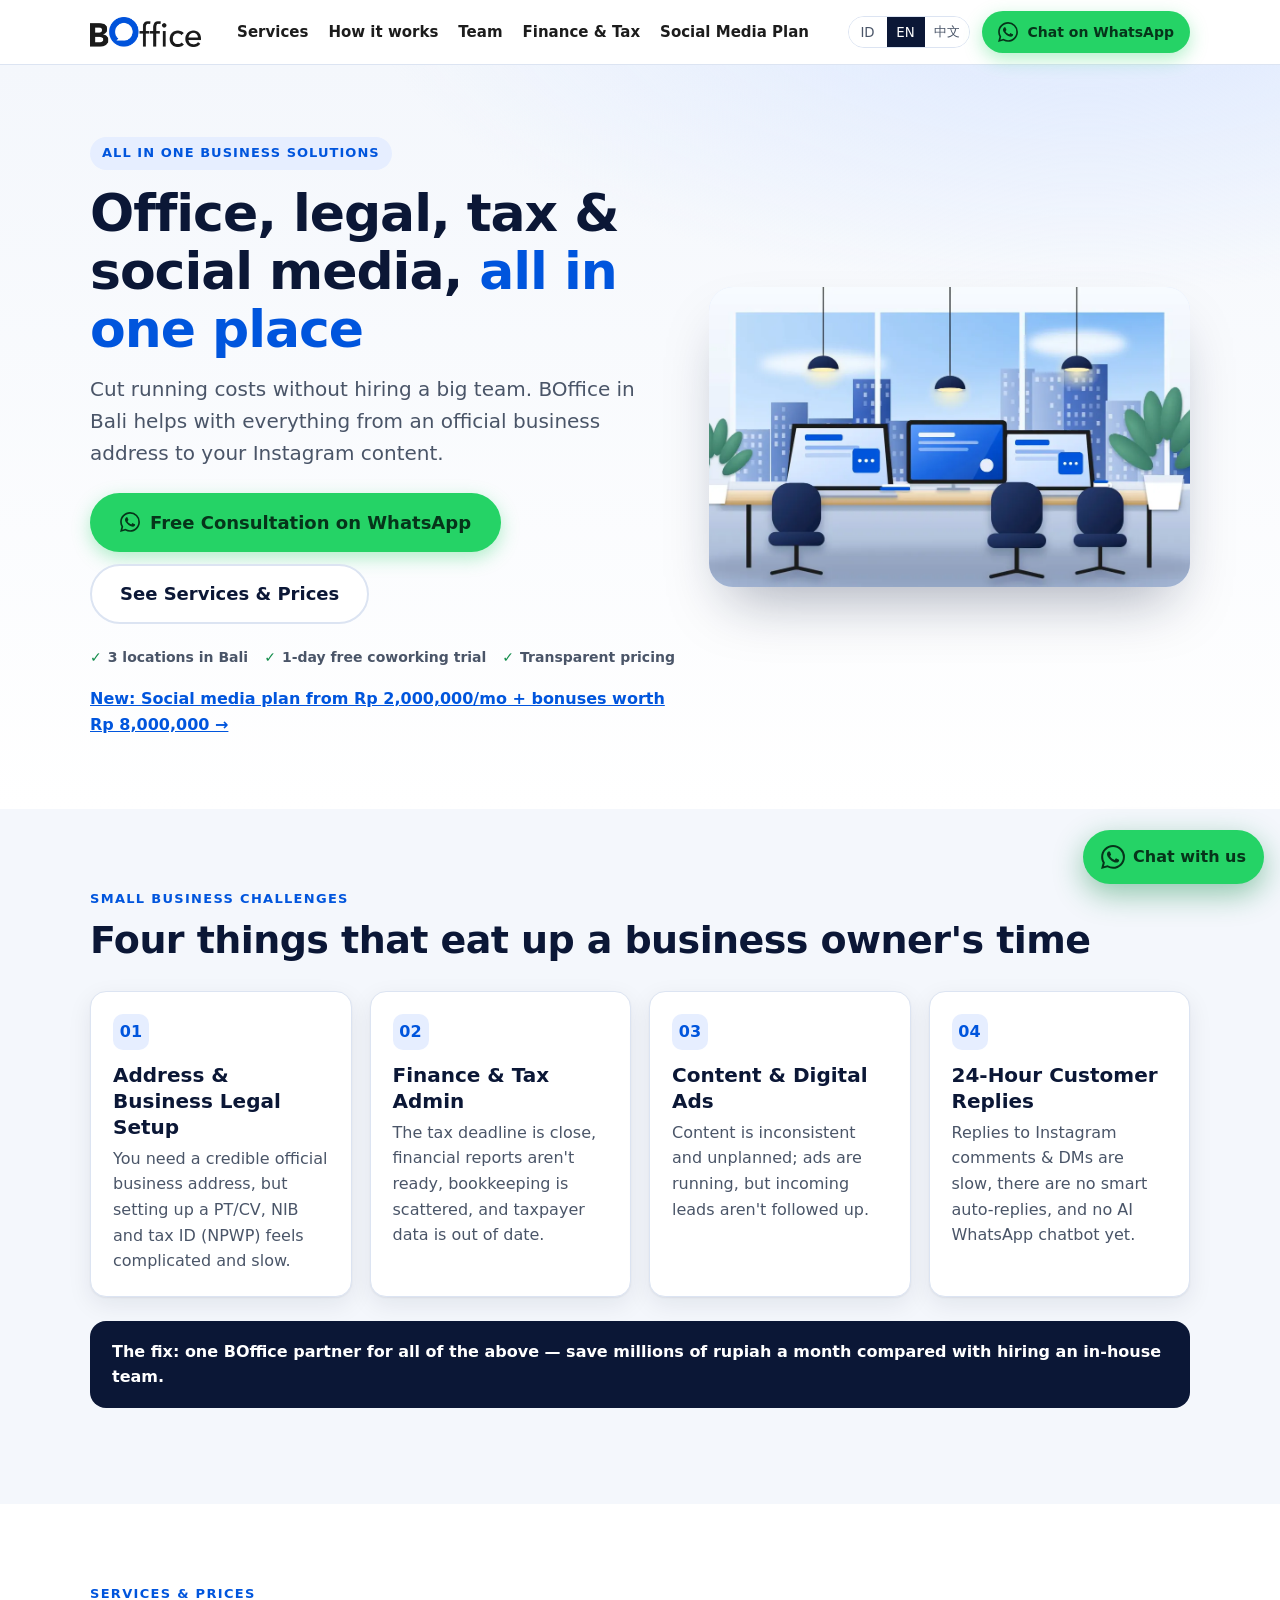
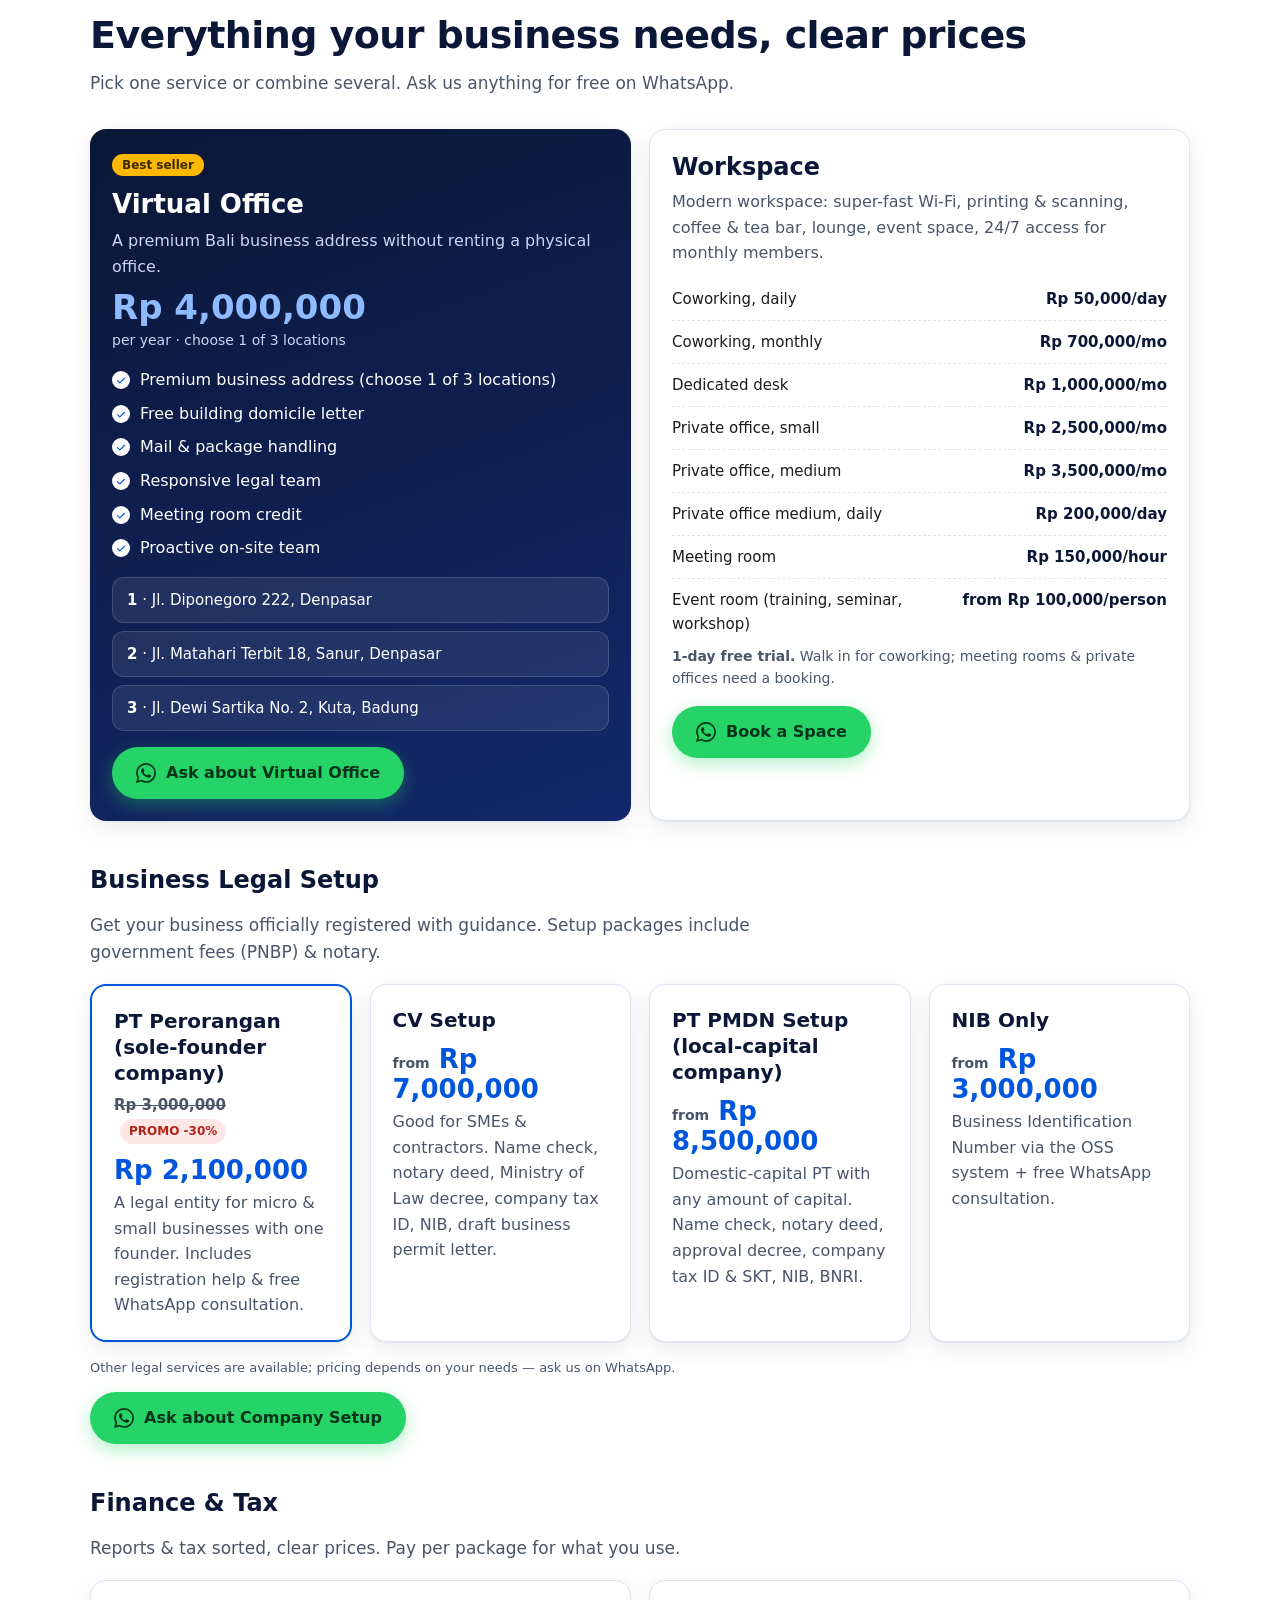
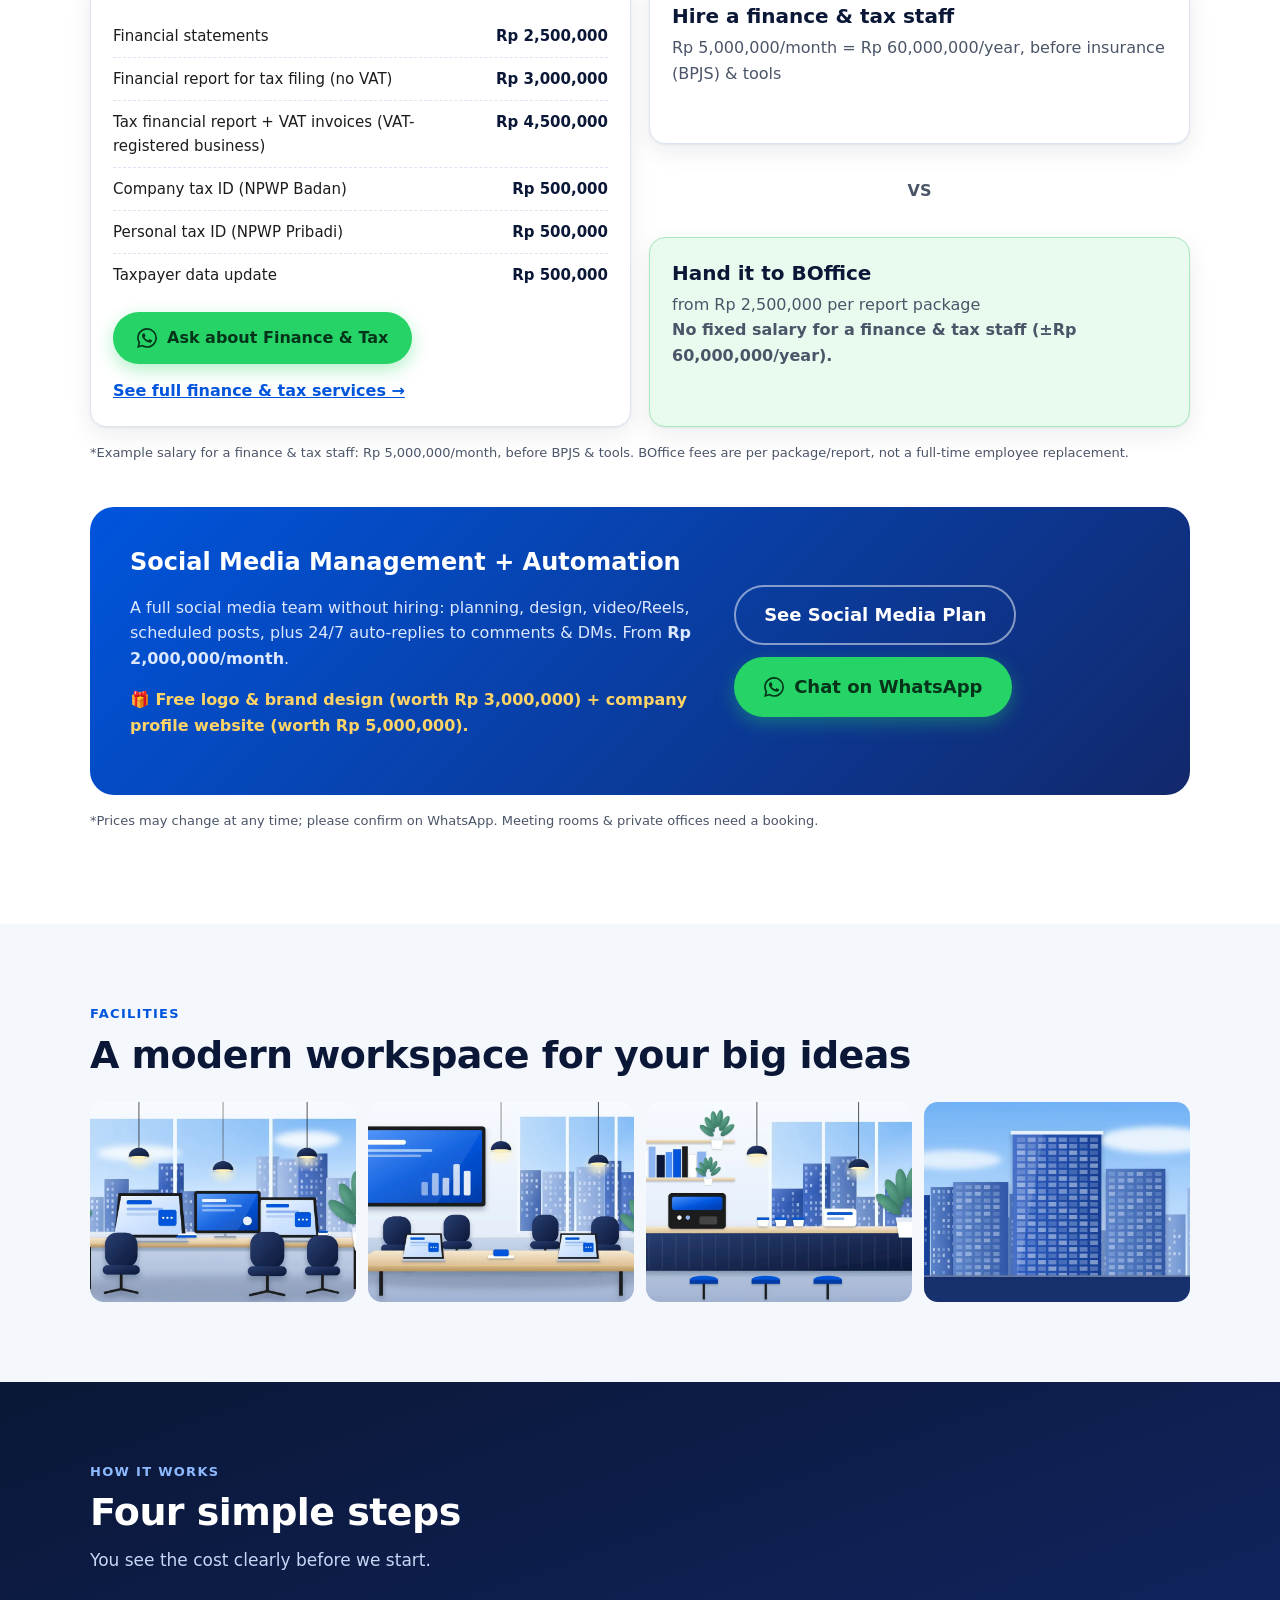
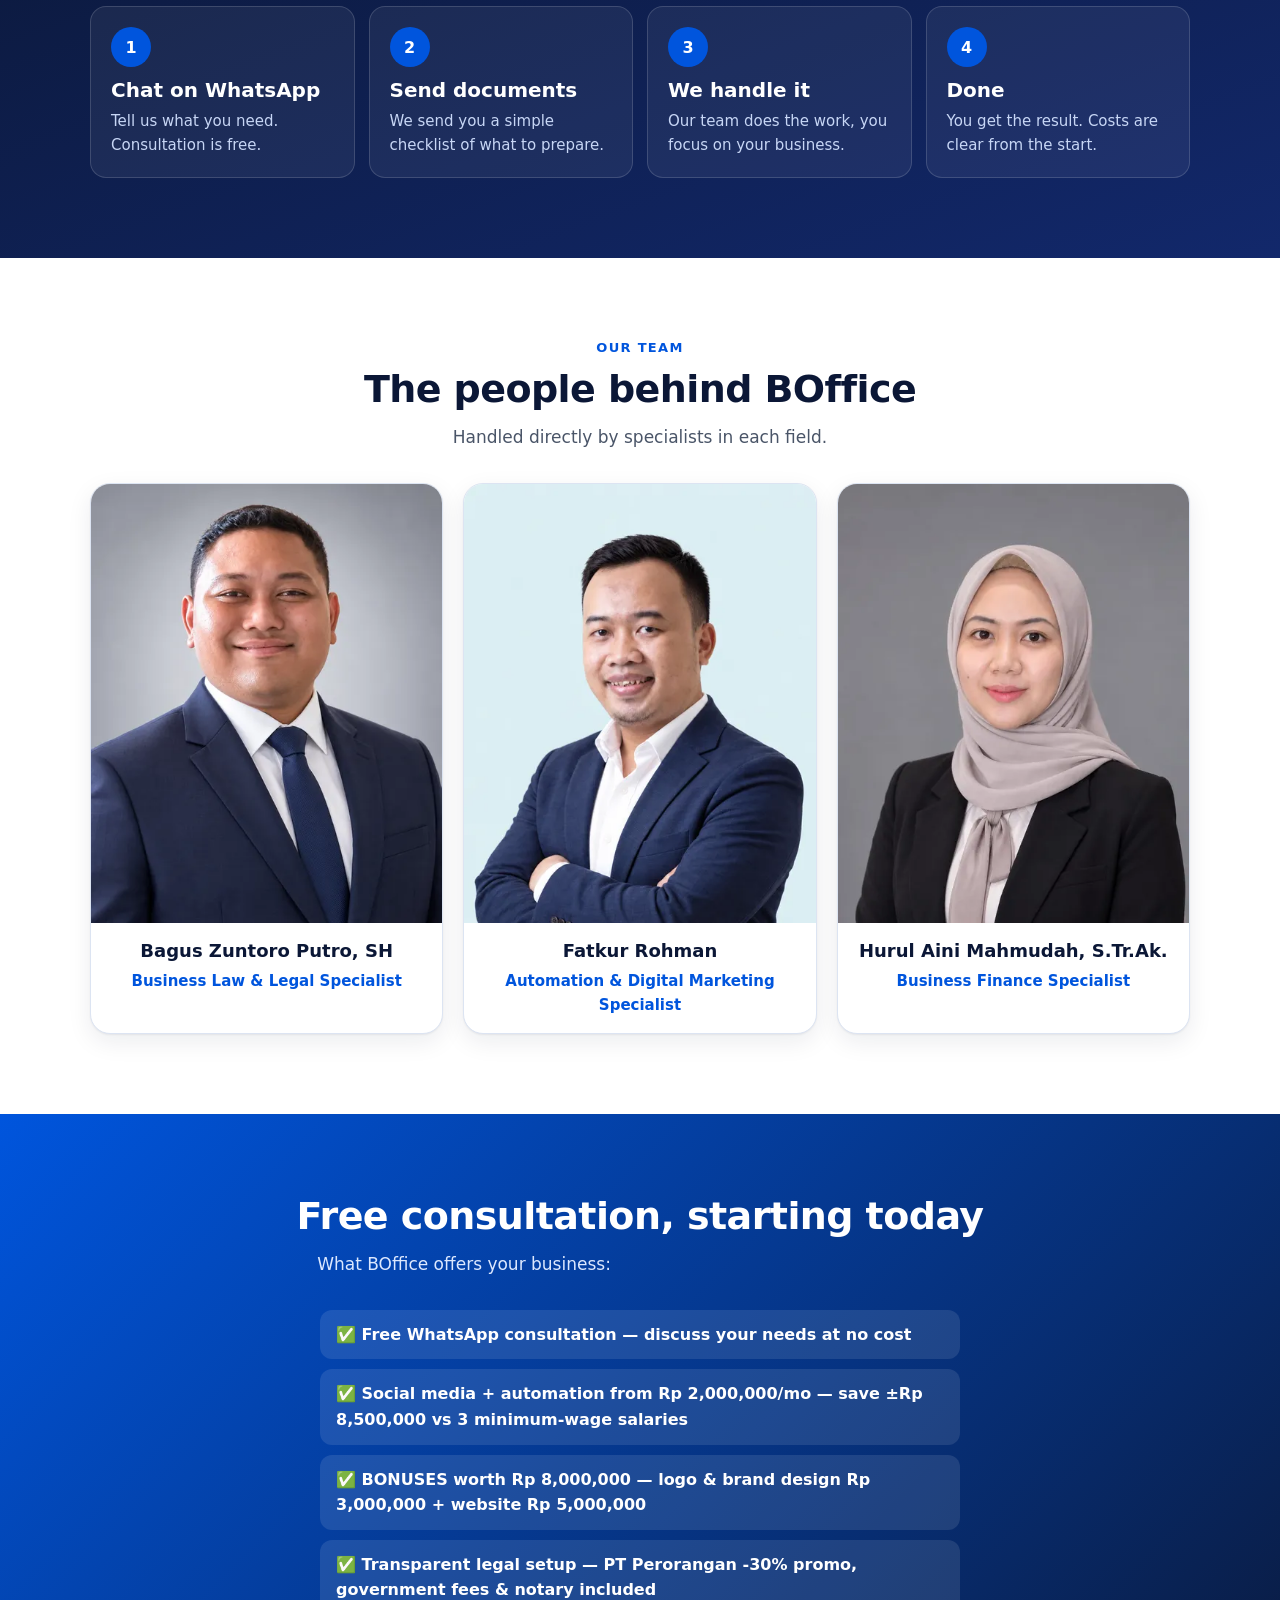
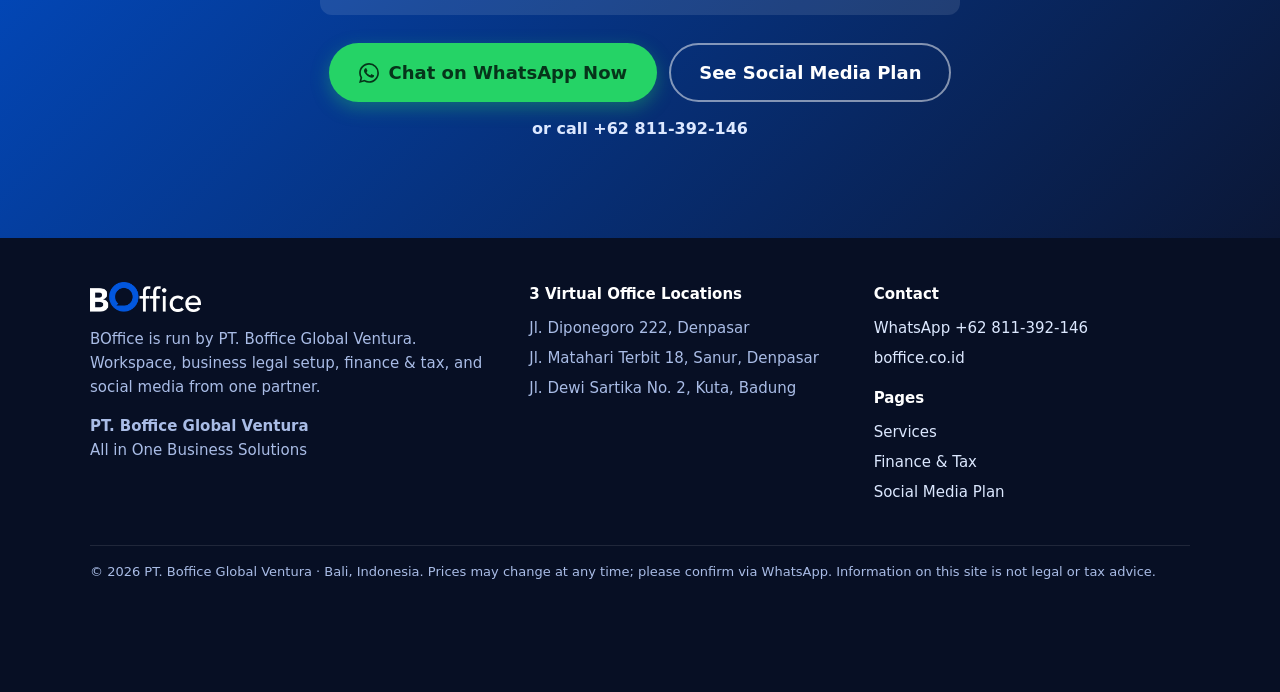
<file: index.html>
<!doctype html>
<html lang="id"><head>
<meta charset="utf-8"><meta name="viewport" content="width=device-width,initial-scale=1">
<title data-i18n-title="index_title">BOffice – Virtual Office, Legalitas, Pajak & Sosmed di Bali | All in One Business Solutions</title>
<meta name="description" content="Satu mitra untuk virtual office (3 lokasi di Bali), coworking, pendirian PT/CV, laporan keuangan & pajak, dan kelola media sosial. Konsultasi gratis via WhatsApp." data-i18n-meta="index_desc">
<meta property="og:title" content="BOffice – Virtual Office, Legalitas, Pajak & Sosmed di Bali | All in One Business Solutions" data-i18n-meta="index_title"><meta property="og:description" content="Satu mitra untuk virtual office (3 lokasi di Bali), coworking, pendirian PT/CV, laporan keuangan & pajak, dan kelola media sosial. Konsultasi gratis via WhatsApp." data-i18n-meta="index_desc">
<meta property="og:type" content="website"><meta property="og:url" content="https://boffice.co.id/">
<meta property="og:image" content="https://boffice.co.id/assets/office.webp"><meta name="theme-color" content="#0B1736">
<link rel="canonical" href="https://boffice.co.id/">
<link rel="icon" href="assets/favicon.webp" type="image/webp">
<link rel="preload" as="image" href="assets/office.webp">
<link rel="stylesheet" href="assets/styles.css">
<script src="assets/i18n.js" defer></script>
<script type="application/ld+json">{"@context": "https://schema.org", "@type": "LocalBusiness", "name": "BOffice", "legalName": "PT. Boffice Global Ventura", "slogan": "All in One Business Solutions", "url": "https://boffice.co.id/", "telephone": "+62811392146", "image": "https://boffice.co.id/assets/office.webp", "address": [{"@type": "PostalAddress", "streetAddress": "Jl. Diponegoro 222", "addressLocality": "Denpasar", "addressRegion": "Bali", "addressCountry": "ID"}, {"@type": "PostalAddress", "streetAddress": "Jl. Matahari Terbit 18, Sanur", "addressLocality": "Denpasar", "addressRegion": "Bali", "addressCountry": "ID"}, {"@type": "PostalAddress", "streetAddress": "Jl. Dewi Sartika No. 2, Kuta", "addressLocality": "Badung", "addressRegion": "Bali", "addressCountry": "ID"}]}</script>
</head><body data-page="index">
<svg width="0" height="0" style="position:absolute" aria-hidden="true"><symbol id="wa" viewBox="0 0 24 24"><path fill="currentColor" d="M17.472 14.382c-.297-.149-1.758-.867-2.03-.967-.273-.099-.471-.148-.67.15-.197.297-.767.966-.94 1.164-.173.199-.347.223-.644.075-.297-.15-1.255-.463-2.39-1.475-.883-.788-1.48-1.761-1.653-2.059-.173-.297-.018-.458.13-.606.134-.133.298-.347.446-.52.149-.174.198-.298.298-.497.099-.198.05-.371-.025-.52-.075-.149-.669-1.612-.916-2.207-.242-.579-.487-.5-.669-.51-.173-.008-.371-.01-.57-.01-.198 0-.52.074-.792.372-.272.297-1.04 1.016-1.04 2.479 0 1.462 1.065 2.875 1.213 3.074.149.198 2.096 3.2 5.077 4.487.709.306 1.262.489 1.694.625.712.227 1.36.195 1.871.118.571-.085 1.758-.719 2.006-1.413.248-.694.248-1.289.173-1.413-.074-.124-.272-.198-.57-.347m-5.421 7.403h-.004a9.87 9.87 0 01-5.031-1.378l-.361-.214-3.741.982.998-3.648-.235-.374a9.86 9.86 0 01-1.51-5.26c.001-5.45 4.436-9.884 9.888-9.884 2.64 0 5.122 1.03 6.988 2.898a9.825 9.825 0 012.893 6.994c-.003 5.45-4.437 9.884-9.885 9.884m8.413-18.297A11.815 11.815 0 0012.05 0C5.495 0 .16 5.335.157 11.892c0 2.096.547 4.142 1.588 5.945L.057 24l6.305-1.654a11.882 11.882 0 005.683 1.448h.005c6.554 0 11.89-5.335 11.893-11.893a11.821 11.821 0 00-3.48-8.413Z"/></symbol></svg>
<a class="skip" href="#main" data-i18n="skip">Langsung ke konten</a>
<header class="hd"><div class="wrap">
<a class="logo" href="index.html"><img src="assets/logo.webp" width="400" height="108" data-i18n-attr="alt:logo_alt" alt="Logo BOffice"></a>
<nav class="nav" aria-label="Menu"><a href="#layanan" data-i18n="nav_services">Layanan</a><a href="#cara-kerja" data-i18n="nav_how">Cara Kerja</a><a href="#tim" data-i18n="nav_team">Tim</a><a href="keuangan.html" data-i18n="nav_keu">Keuangan & Pajak</a><a href="sosmed.html" data-i18n="nav_sosmed">Paket Sosmed</a></nav><div class="sp"></div>
<div class="lang" role="group" data-i18n-attr="aria-label:lang_label" aria-label="Pilih bahasa"><button type="button" data-lang="id" aria-pressed="false">ID</button><button type="button" data-lang="en" aria-pressed="false">EN</button><button type="button" data-lang="zh" aria-pressed="false" lang="zh-Hans">中文</button></div>
<a class="btn btn-wa btn-sm" data-wa="wa_general" href="https://wa.me/62811392146?text=Halo%20BOffice%2C%20saya%20ingin%20konsultasi%20gratis%20tentang%20layanan%20BOffice." rel="noopener" target="_blank"><svg aria-hidden="true" focusable="false"><use href="#wa"/></svg><span data-i18n="wa_short">Chat WhatsApp</span></a>
</div></header>
<main id="main">

<section class="hero"><div class="wrap">
<div>
<span class="eyebrow" data-i18n="h_eyebrow">All in One Business Solutions</span>
<h1 data-i18n="h_title">Urus kantor, legalitas, pajak & sosmed <em>di satu tempat</em></h1>
<p class="lead" data-i18n="h_lead">Hemat biaya operasional tanpa rekrut banyak karyawan. BOffice di Bali siap bantu dari alamat bisnis resmi sampai konten Instagram Anda.</p>
<div class="ctas"><a class="btn btn-wa btn-lg" data-wa="wa_general" href="https://wa.me/62811392146?text=Halo%20BOffice%2C%20saya%20ingin%20konsultasi%20gratis%20tentang%20layanan%20BOffice." rel="noopener" target="_blank"><svg aria-hidden="true" focusable="false"><use href="#wa"/></svg><span data-i18n="h_cta">Konsultasi Gratis via WhatsApp</span></a><a class="btn btn-ghost btn-lg" href="#layanan" data-i18n="h_cta2">Lihat Layanan & Harga</a></div>
<ul class="chips"><li data-i18n="h_chip1">3 lokasi di Bali</li><li data-i18n="h_chip2">Free trial coworking 1 hari</li><li data-i18n="h_chip3">Harga transparan</li></ul>
<p style="margin:18px 0 0"><a href="sosmed.html" style="font-weight:700" data-i18n="h_sos">Baru: Paket Sosmed mulai Rp 2.000.000/bln + bonus senilai Rp 8.000.000 →</a></p>
</div>
<div class="hero-img"><img src="assets/office.webp" width="1200" height="675" fetchpriority="high" data-i18n-attr="alt:h_img_alt" alt="Ruang kerja modern BOffice"></div>
</div></section>

<section class="alt" id="tantangan"><div class="wrap">
<p class="kicker" data-i18n="pain_k">Tantangan UMKM</p><h2 data-i18n="pain_h">Empat urusan yang sering menyita waktu pebisnis</h2>
<div class="grid g4" style="margin-top:28px">
<div class="card"><span class="num">01</span><h3 data-i18n="p1_h">Alamat & Legalitas Usaha</h3><p data-i18n="p1_p">Butuh alamat bisnis resmi yang kredibel, sementara pendirian PT/CV, NIB, dan NPWP terasa rumit dan menyita waktu.</p></div><div class="card"><span class="num">02</span><h3 data-i18n="p2_h">Administrasi Keuangan & Pajak</h3><p data-i18n="p2_p">Tenggat lapor pajak mendekat, laporan keuangan belum siap, pembukuan tercecer, dan data wajib pajak belum diperbarui.</p></div><div class="card"><span class="num">03</span><h3 data-i18n="p3_h">Konten & Iklan Digital</h3><p data-i18n="p3_p">Konten tidak konsisten dan kurang terencana; iklan digital jalan, tetapi prospek yang masuk tidak di-follow-up.</p></div><div class="card"><span class="num">04</span><h3 data-i18n="p4_h">Respon Pelanggan 24 Jam</h3><p data-i18n="p4_p">Balasan komentar & DM Instagram lambat, belum ada balasan otomatis sesuai konteks, dan belum punya WhatsApp chatbot AI.</p></div>
</div>
<p class="callout" data-i18n="pain_sol">Solusinya: satu mitra BOffice untuk semua urusan di atas — hemat hingga jutaan rupiah per bulan dibanding rekrut tim in-house.</p>
</div></section>

<section id="layanan"><div class="wrap">
<p class="kicker" data-i18n="svc_k">Layanan & Harga</p><h2 data-i18n="svc_h">Semua yang bisnis Anda butuhkan, harga jelas</h2><p class="sub" data-i18n="svc_sub">Pilih satu layanan atau gabungkan sesuai kebutuhan. Semua bisa dikonsultasikan gratis via WhatsApp.</p>

<div class="svc" id="virtual-office">
<div class="feat">
<div class="card featured">
<span class="tag" style="background:#FFB800;color:#3A2A00;font-size:12px;font-weight:800;padding:4px 10px;border-radius:999px" data-i18n="tag_top">Unggulan</span>
<h3 style="margin-top:12px;font-size:26px" data-i18n="vo_h">Virtual Office</h3><p data-i18n="vo_p">Alamat bisnis premium di Bali tanpa sewa kantor fisik.</p>
<div class="big"><span data-p="4000000">Rp 4.000.000</span></div><div class="per" data-i18n="per_year">per tahun · pilih 1 dari 3 lokasi</div>
<ul class="ticks"><li data-i18n="vo_f1">Alamat bisnis premium (pilih 1 dari 3 lokasi)</li><li data-i18n="vo_f2">Surat keterangan gedung gratis</li><li data-i18n="vo_f3">Mail & package handling</li><li data-i18n="vo_f4">Tim legal responsif</li><li data-i18n="vo_f5">Kredit ruang meeting</li><li data-i18n="vo_f6">Tim proaktif di lokasi</li></ul>
<ul class="locs"><li><b>1</b> · <span data-i18n="loc1">Jl. Diponegoro 222, Denpasar</span></li><li><b>2</b> · <span data-i18n="loc2">Jl. Matahari Terbit 18, Sanur, Denpasar</span></li><li><b>3</b> · <span data-i18n="loc3">Jl. Dewi Sartika No. 2, Kuta, Badung</span></li></ul>
<a class="btn btn-wa" data-wa="wa_vo" href="https://wa.me/62811392146?text=Halo%20BOffice%2C%20saya%20tertarik%20Virtual%20Office%20%28Rp%204.000.000/tahun%29.%20Mohon%20info%20lokasi%20%26%20ketersediaannya." rel="noopener" target="_blank"><svg aria-hidden="true" focusable="false"><use href="#wa"/></svg><span data-i18n="vo_cta">Tanya Virtual Office</span></a>
</div>
<div class="card" id="working-space">
<h3 style="font-size:24px" data-i18n="ws_h">Working Space</h3><p data-i18n="ws_p">Ruang kerja modern: Wi-Fi super cepat, printing & scanning, coffee & tea bar, lounge, event space, akses 24/7 untuk member bulanan.</p>
<ul class="plist">
<li><span data-i18n="ws_cw">Coworking harian</span><b><span data-p="50000">Rp 50.000</span><span data-i18n="u_day">/hari</span></b></li>
<li><span data-i18n="ws_cwm">Coworking bulanan</span><b><span data-p="700000">Rp 700.000</span><span data-i18n="u_mo">/bln</span></b></li>
<li><span data-i18n="ws_dd">Dedicated desk (meja tetap)</span><b><span data-p="1000000">Rp 1.000.000</span><span data-i18n="u_mo">/bln</span></b></li>
<li><span data-i18n="ws_ps">Private office small</span><b><span data-p="2500000">Rp 2.500.000</span><span data-i18n="u_mo">/bln</span></b></li>
<li><span data-i18n="ws_pm">Private office medium</span><b><span data-p="3500000">Rp 3.500.000</span><span data-i18n="u_mo">/bln</span></b></li>
<li><span data-i18n="ws_pmd">Private office medium harian</span><b><span data-p="200000">Rp 200.000</span><span data-i18n="u_day">/hari</span></b></li>
<li><span data-i18n="ws_mt">Ruang meeting</span><b><span data-p="150000">Rp 150.000</span><span data-i18n="u_hr">/jam</span></b></li>
<li><span data-i18n="ws_ev">Ruang acara (training, seminar, workshop)</span><b data-i18n="u_from_pp">mulai Rp 100.000/orang</b></li>
</ul>
<p class="note" style="font-size:14px" data-i18n="ws_trial"><b>Free trial 1 hari.</b> Coworking bisa langsung datang; ruang meeting & private office perlu reservasi.</p>
<a class="btn btn-wa" data-wa="wa_space" href="https://wa.me/62811392146?text=Halo%20BOffice%2C%20saya%20ingin%20tanya%20ruang%20kerja%20%28coworking%20/%20desk%20/%20private%20office%20/%20meeting%20/%20acara%29." rel="noopener" target="_blank"><svg aria-hidden="true" focusable="false"><use href="#wa"/></svg><span data-i18n="ws_cta">Reservasi Ruang</span></a>
</div>
</div></div>

<div class="svc" id="legalitas">
<div class="svc-hd"><h3 style="font-size:24px;margin:0" data-i18n="lg_h">Legalitas Usaha</h3></div>
<p class="sub" style="margin-bottom:18px" data-i18n="lg_p">Badan usaha resmi, proses didampingi. Paket pendirian sudah termasuk PNBP & jasa notaris.</p>
<div class="grid g4">
<div class="card" style="border:2px solid var(--b)"><h3 data-i18n="lg1_h">PT Perorangan</h3><div><span class="strike"><span data-p="3000000">Rp 3.000.000</span></span><span class="badge" data-i18n="promo">PROMO -30%</span></div><div class="price"><span data-p="2100000">Rp 2.100.000</span></div><p data-i18n="lg1_p">Badan hukum untuk usaha mikro & kecil dengan satu pendiri. Termasuk pendampingan pendaftaran & konsultasi WhatsApp gratis.</p></div>
<div class="card"><h3 data-i18n="lg2_h">Pendirian CV</h3><div class="price"><small data-i18n="from">mulai</small> <span data-p="7000000">Rp 7.000.000</span></div><p data-i18n="lg2_p">Cocok untuk UMKM & kontraktor. Nama, akta notaris, SK Kemenkumham, NPWP Badan, NIB, draft surat izin usaha.</p></div>
<div class="card"><h3 data-i18n="lg3_h">Pendirian PT PMDN</h3><div class="price"><small data-i18n="from">mulai</small> <span data-p="8500000">Rp 8.500.000</span></div><p data-i18n="lg3_p">PT modal dalam negeri, bebas modal berapa saja. Nama, akta notaris, SK pengesahan, NPWP Badan & SKT, NIB, BNRI.</p></div>
<div class="card"><h3 data-i18n="lg4_h">NIB Only</h3><div class="price"><small data-i18n="from">mulai</small> <span data-p="3000000">Rp 3.000.000</span></div><p data-i18n="lg4_p">Nomor Induk Berusaha melalui sistem OSS + konsultasi WhatsApp gratis.</p></div>
</div>
<p class="note" data-i18n="lg_note">Layanan legal lainnya tersedia, biaya disesuaikan kebutuhan — konsultasikan via WhatsApp.</p>
<a class="btn btn-wa" data-wa="wa_legal" href="https://wa.me/62811392146?text=Halo%20BOffice%2C%20saya%20ingin%20konsultasi%20pendirian%20usaha%20%28PT%20Perorangan%20/%20CV%20/%20PT%20/%20NIB%29." rel="noopener" target="_blank"><svg aria-hidden="true" focusable="false"><use href="#wa"/></svg><span data-i18n="lg_cta">Konsultasi Legalitas</span></a>
</div>

<div class="svc" id="keuangan">
<div class="svc-hd"><h3 style="font-size:24px;margin:0" data-i18n="fn_h">Keuangan & Pajak</h3></div>
<p class="sub" style="margin-bottom:18px" data-i18n="fn_p">Laporan & pajak beres, harga jelas. Bayar per paket sesuai layanan yang diambil.</p>
<div class="feat">
<div class="card"><ul class="plist">
<li><span data-i18n="fn1">Penyusunan laporan keuangan</span><b><span data-p="2500000">Rp 2.500.000</span></b></li>
<li><span data-i18n="fn2">Laporan keuangan untuk pelaporan pajak (tanpa PPN)</span><b><span data-p="3000000">Rp 3.000.000</span></b></li>
<li><span data-i18n="fn3">Laporan keuangan pajak + faktur PPN (usaha PKP)</span><b><span data-p="4500000">Rp 4.500.000</span></b></li>
<li><span data-i18n="fn4">NPWP Badan</span><b><span data-p="500000">Rp 500.000</span></b></li>
<li><span data-i18n="fn5">NPWP Pribadi</span><b><span data-p="500000">Rp 500.000</span></b></li>
<li><span data-i18n="fn6">Perubahan data wajib pajak</span><b><span data-p="500000">Rp 500.000</span></b></li>
</ul><a class="btn btn-wa" data-wa="wa_fin" href="https://wa.me/62811392146?text=Halo%20BOffice%2C%20saya%20ingin%20konsultasi%20laporan%20keuangan%20%26%20pajak%20usaha%20saya." rel="noopener" target="_blank"><svg aria-hidden="true" focusable="false"><use href="#wa"/></svg><span data-i18n="fn_cta">Konsultasi Keuangan & Pajak</span></a><p style="margin:14px 0 0"><a href="keuangan.html" style="font-weight:700" data-i18n="fn_more">Lihat detail layanan keuangan & pajak →</a></p></div>
<div class="vs">
<div class="card bad"><h3 data-i18n="fn_vs_bad">Rekrut staff keuangan & pajak</h3><p data-i18n="fn_vs_bad_p">Rp 5.000.000/bulan = Rp 60.000.000/tahun, belum BPJS & tools</p></div>
<div class="vsx" data-i18n="vs">VS</div>
<div class="card good"><h3 data-i18n="fn_vs_good">Serahkan ke BOffice</h3><p data-i18n="fn_vs_good_p">mulai Rp 2.500.000 per paket laporan</p><p class="save" data-i18n="fn_save">Tanpa menanggung gaji tetap staff keuangan & pajak (±Rp 60.000.000/tahun).</p></div>
</div>
</div>
<p class="note" data-i18n="fn_note">*Ilustrasi gaji staff keuangan & pajak Rp 5.000.000/bln, belum termasuk BPJS & tools. Biaya BOffice dihitung per paket/laporan, bukan pengganti karyawan penuh waktu.</p>
</div>

<div class="svc" id="sosmed">
<div class="teaser">
<div><h3 data-i18n="sm_h">Social Media Management + Automation</h3><p data-i18n="sm_p">Tim sosmed lengkap tanpa rekrut karyawan: planning, desain, video/Reels, posting terjadwal, plus otomasi balas komentar & DM 24 jam. Mulai <b>Rp 2.000.000/bulan</b>.</p><p style="font-weight:700;color:#FFD466" data-i18n="sm_bonus">🎁 Bonus logo & brand desain (senilai Rp 3.000.000) + website company profile (senilai Rp 5.000.000).</p></div>
<div class="ctas"><a class="btn btn-ghost btn-lg" href="sosmed.html" data-i18n="sm_cta">Lihat Paket Sosmed</a><a class="btn btn-wa btn-lg" data-wa="wa_sosmed" href="https://wa.me/62811392146?text=Halo%20BOffice%2C%20saya%20tertarik%20paket%20Social%20Media%20Management%20%2B%20Automation%20mulai%20Rp%202.000.000/bulan%20dengan%20bonus%20logo%20%26%20website%20company%20profile.%20Boleh%20info%20lebih%20lanjut%3F" rel="noopener" target="_blank"><svg aria-hidden="true" focusable="false"><use href="#wa"/></svg><span data-i18n="wa_short">Chat WhatsApp</span></a></div>
</div></div>
<p class="note" data-i18n="price_note">*Harga dapat berubah sewaktu-waktu; silakan konsultasikan via WhatsApp. Ruang meeting & private office perlu reservasi.</p>
</div></section>

<section class="alt" id="fasilitas"><div class="wrap">
<p class="kicker" data-i18n="fac_k">Fasilitas</p><h2 data-i18n="fac_h">Ruang kerja modern untuk ide besar Anda</h2>
<div class="gal">
<img src="assets/office.webp" width="1200" height="675" loading="lazy" decoding="async" data-i18n-attr="alt:g1" alt="Area kerja BOffice">
<img src="assets/meeting.webp" width="1200" height="675" loading="lazy" decoding="async" data-i18n-attr="alt:g2" alt="Ruang meeting BOffice">
<img src="assets/lounge.webp" width="1200" height="675" loading="lazy" decoding="async" data-i18n-attr="alt:g3" alt="Lounge & coffee bar BOffice">
<img src="assets/tower.webp" width="1200" height="675" loading="lazy" decoding="async" data-i18n-attr="alt:g4" alt="Gedung perkantoran di Bali">
</div></div></section>

<section class="dark" id="cara-kerja"><div class="wrap">
<p class="kicker" data-i18n="how_k">Cara Kerja</p><h2 data-i18n="how_h">Empat langkah, tanpa ribet</h2><p class="sub" data-i18n="how_sub">Biaya tertera jelas sebelum mulai.</p>
<ol class="steps"><li><h3 data-i18n="step1_h">Chat WhatsApp</h3><p data-i18n="step1_p">Ceritakan kebutuhan Anda. Konsultasi gratis.</p></li><li><h3 data-i18n="step2_h">Kirim dokumen</h3><p data-i18n="step2_p">Kami beri daftar dokumen yang perlu disiapkan.</p></li><li><h3 data-i18n="step3_h">Kami proses</h3><p data-i18n="step3_p">Tim kami mengerjakan, Anda fokus ke bisnis.</p></li><li><h3 data-i18n="step4_h">Selesai</h3><p data-i18n="step4_p">Hasil diserahkan. Biaya jelas sejak awal.</p></li></ol>
</div></section>

<section id="tim"><div class="wrap center">
<p class="kicker" data-i18n="team_k">Tim Kami</p><h2 data-i18n="team_h">Orang di balik layanan BOffice</h2><p class="sub" data-i18n="team_sub">Ditangani langsung oleh spesialis di bidangnya.</p>
<div class="team">
<div class="tm"><img src="assets/team-bagus.webp" width="480" height="600" loading="lazy" decoding="async" data-i18n-attr="alt:t1_alt" alt="Foto Bagus Zuntoro Putro, SH"><div><h3>Bagus Zuntoro Putro, SH</h3><p data-i18n="t1_r">Spesialis Hukum Bisnis dan Legal</p></div></div>
<div class="tm"><img src="assets/team-fatkur.webp" width="480" height="600" loading="lazy" decoding="async" data-i18n-attr="alt:t2_alt" alt="Foto Fatkur Rohman"><div><h3>Fatkur Rohman</h3><p data-i18n="t2_r">Automation & Digital Marketing Spesialis</p></div></div>
<div class="tm"><img src="assets/team-hurul.webp" width="480" height="600" loading="lazy" decoding="async" data-i18n-attr="alt:t3_alt" alt="Foto Hurul Aini Mahmudah, S.Tr.Ak."><div><h3>Hurul Aini Mahmudah, S.Tr.Ak.</h3><p data-i18n="t3_r">Business Finance Specialist</p></div></div>
</div></div></section>

<section class="final" id="kontak"><div class="wrap">
<h2 data-i18n="fin_h">Konsultasi gratis, mulai hari ini</h2><p class="sub" data-i18n="fin_sub">Penawaran untuk usaha Anda bersama BOffice:</p>
<ul class="offer"><li data-i18n="o1">✅ Konsultasi WhatsApp gratis — diskusi kebutuhan tanpa biaya</li><li data-i18n="o2">✅ Sosmed + automation mulai Rp 2.000.000/bln — hemat ±Rp 8.500.000 vs 3 gaji UMK</li><li data-i18n="o3">✅ BONUS senilai Rp 8.000.000 — logo & brand desain Rp 3.000.000 + website Rp 5.000.000</li><li data-i18n="o4">✅ Legalitas transparan — PT Perorangan promo -30%, termasuk PNBP & notaris</li></ul>
<div class="ctas"><a class="btn btn-wa btn-lg" data-wa="wa_general" href="https://wa.me/62811392146?text=Halo%20BOffice%2C%20saya%20ingin%20konsultasi%20gratis%20tentang%20layanan%20BOffice." rel="noopener" target="_blank"><svg aria-hidden="true" focusable="false"><use href="#wa"/></svg><span data-i18n="fin_cta">Chat WhatsApp Sekarang</span></a><a class="btn btn-ghost btn-lg" href="sosmed.html" data-i18n="sm_cta">Lihat Paket Sosmed</a></div>
<p class="phone" data-i18n="fin_phone">atau hubungi +62 811-392-146</p>
</div></section>

</main>
<footer class="ft"><div class="wrap">
<div><img src="assets/logo_white.webp" width="400" height="108" loading="lazy" data-i18n-attr="alt:logo_alt" alt="Logo BOffice"><p data-i18n="ft_about">BOffice dikelola oleh PT. Boffice Global Ventura. Ruang kerja, legalitas, keuangan & pajak, hingga media sosial dalam satu mitra.</p><p><b>PT. Boffice Global Ventura</b><br><span data-i18n="tagline">All in One Business Solutions</span></p></div>
<div><h4 data-i18n="ft_loc">3 Lokasi Virtual Office</h4><ul><li data-i18n="loc1">Jl. Diponegoro 222, Denpasar</li><li data-i18n="loc2">Jl. Matahari Terbit 18, Sanur, Denpasar</li><li data-i18n="loc3">Jl. Dewi Sartika No. 2, Kuta, Badung</li></ul></div>
<div><h4 data-i18n="ft_contact">Kontak</h4><ul><li><a data-wa="wa_general" href="https://wa.me/62811392146?text=Halo%20BOffice%2C%20saya%20ingin%20konsultasi%20gratis%20tentang%20layanan%20BOffice." rel="noopener" target="_blank">WhatsApp +62 811-392-146</a></li><li><a href="https://boffice.co.id">boffice.co.id</a></li></ul>
<h4 style="margin-top:16px" data-i18n="ft_links">Halaman</h4><ul><li><a href="index.html#layanan" data-i18n="nav_services">Layanan</a></li><li><a href="keuangan.html" data-i18n="nav_keu">Keuangan & Pajak</a></li><li><a href="sosmed.html" data-i18n="nav_sosmed">Paket Sosmed</a></li></ul></div>
<p class="copy" data-i18n="ft_copy">© 2026 PT. Boffice Global Ventura · Bali, Indonesia. Harga dapat berubah sewaktu-waktu; konsultasikan via WhatsApp. Informasi di situs ini bukan nasihat hukum atau pajak.</p>
</div></footer>
<a class="fab" data-wa="wa_general" href="https://wa.me/62811392146?text=Halo%20BOffice%2C%20saya%20ingin%20konsultasi%20gratis%20tentang%20layanan%20BOffice." rel="noopener" target="_blank" data-i18n-attr="aria-label:fab_aria" aria-label="Chat WhatsApp BOffice +62 811-392-146"><svg aria-hidden="true" focusable="false"><use href="#wa"/></svg><span data-i18n="fab">Chat Kami</span></a>
</body></html>
</file>
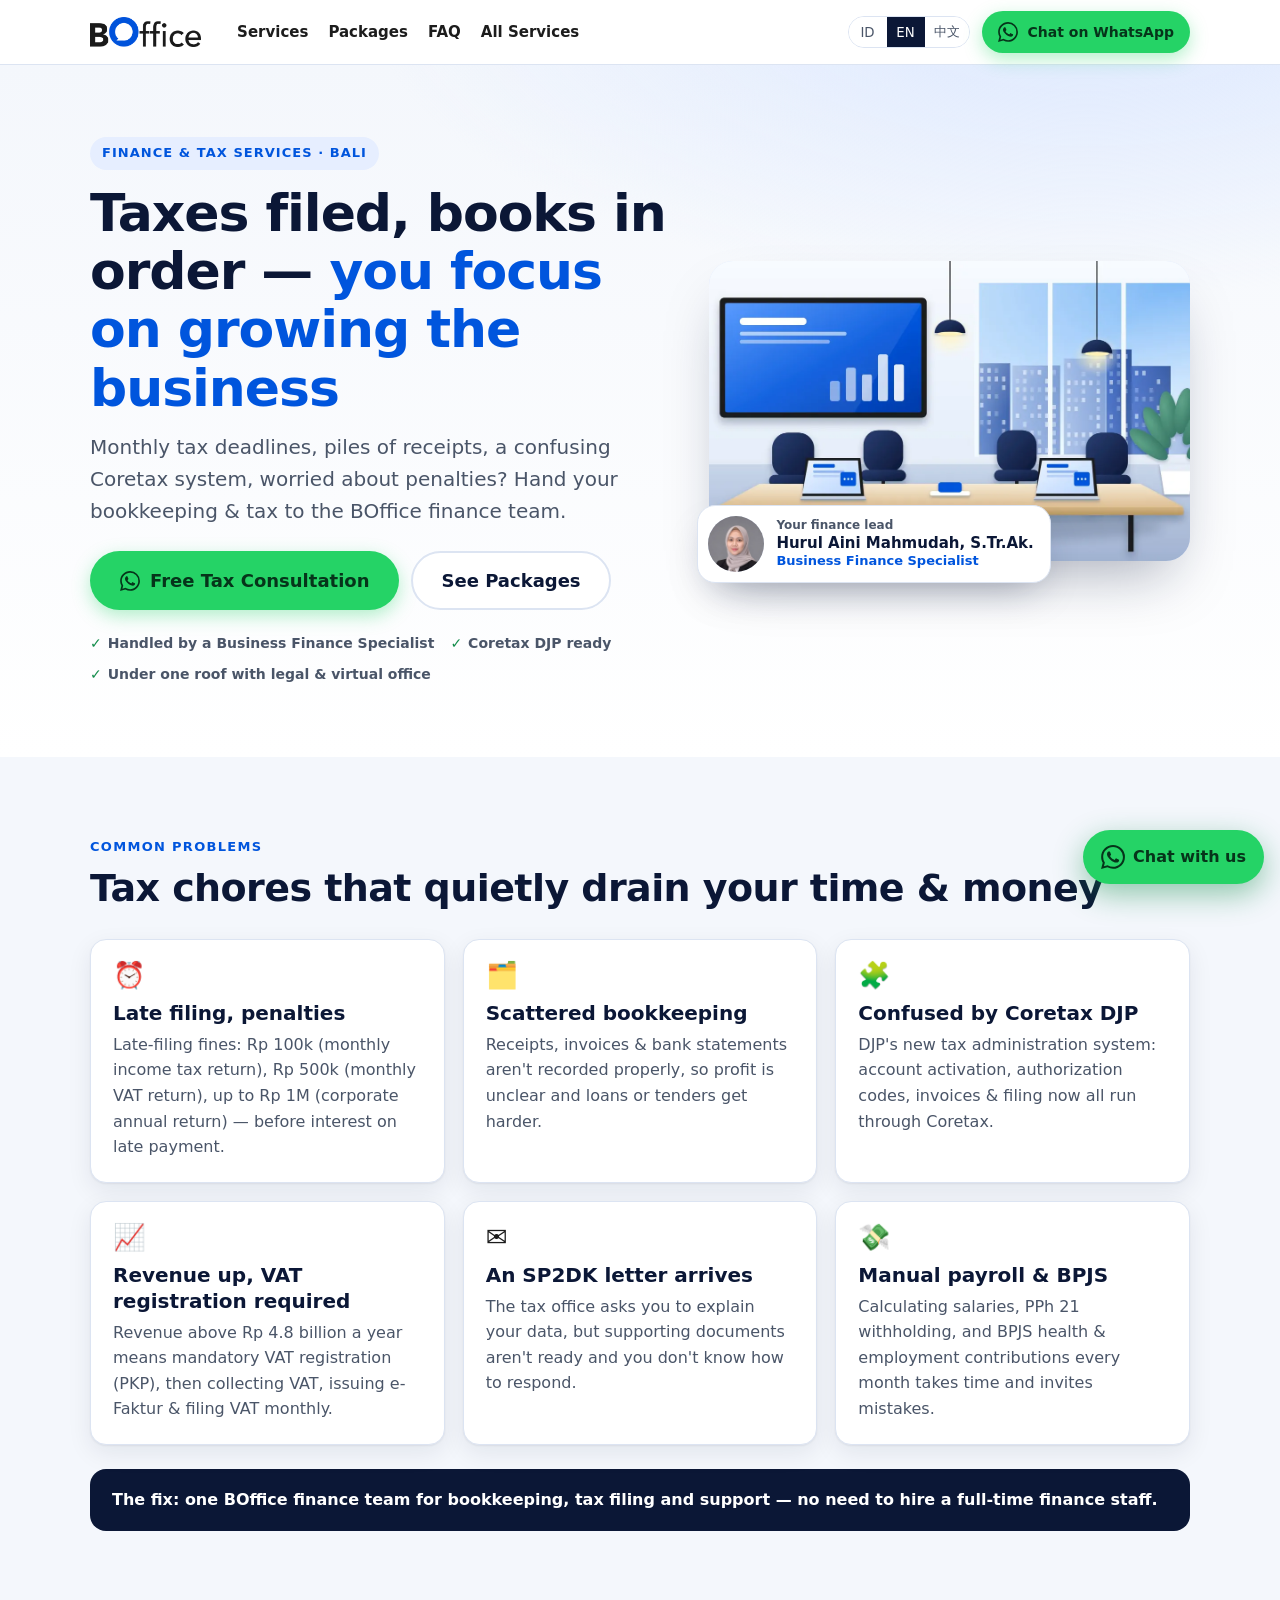
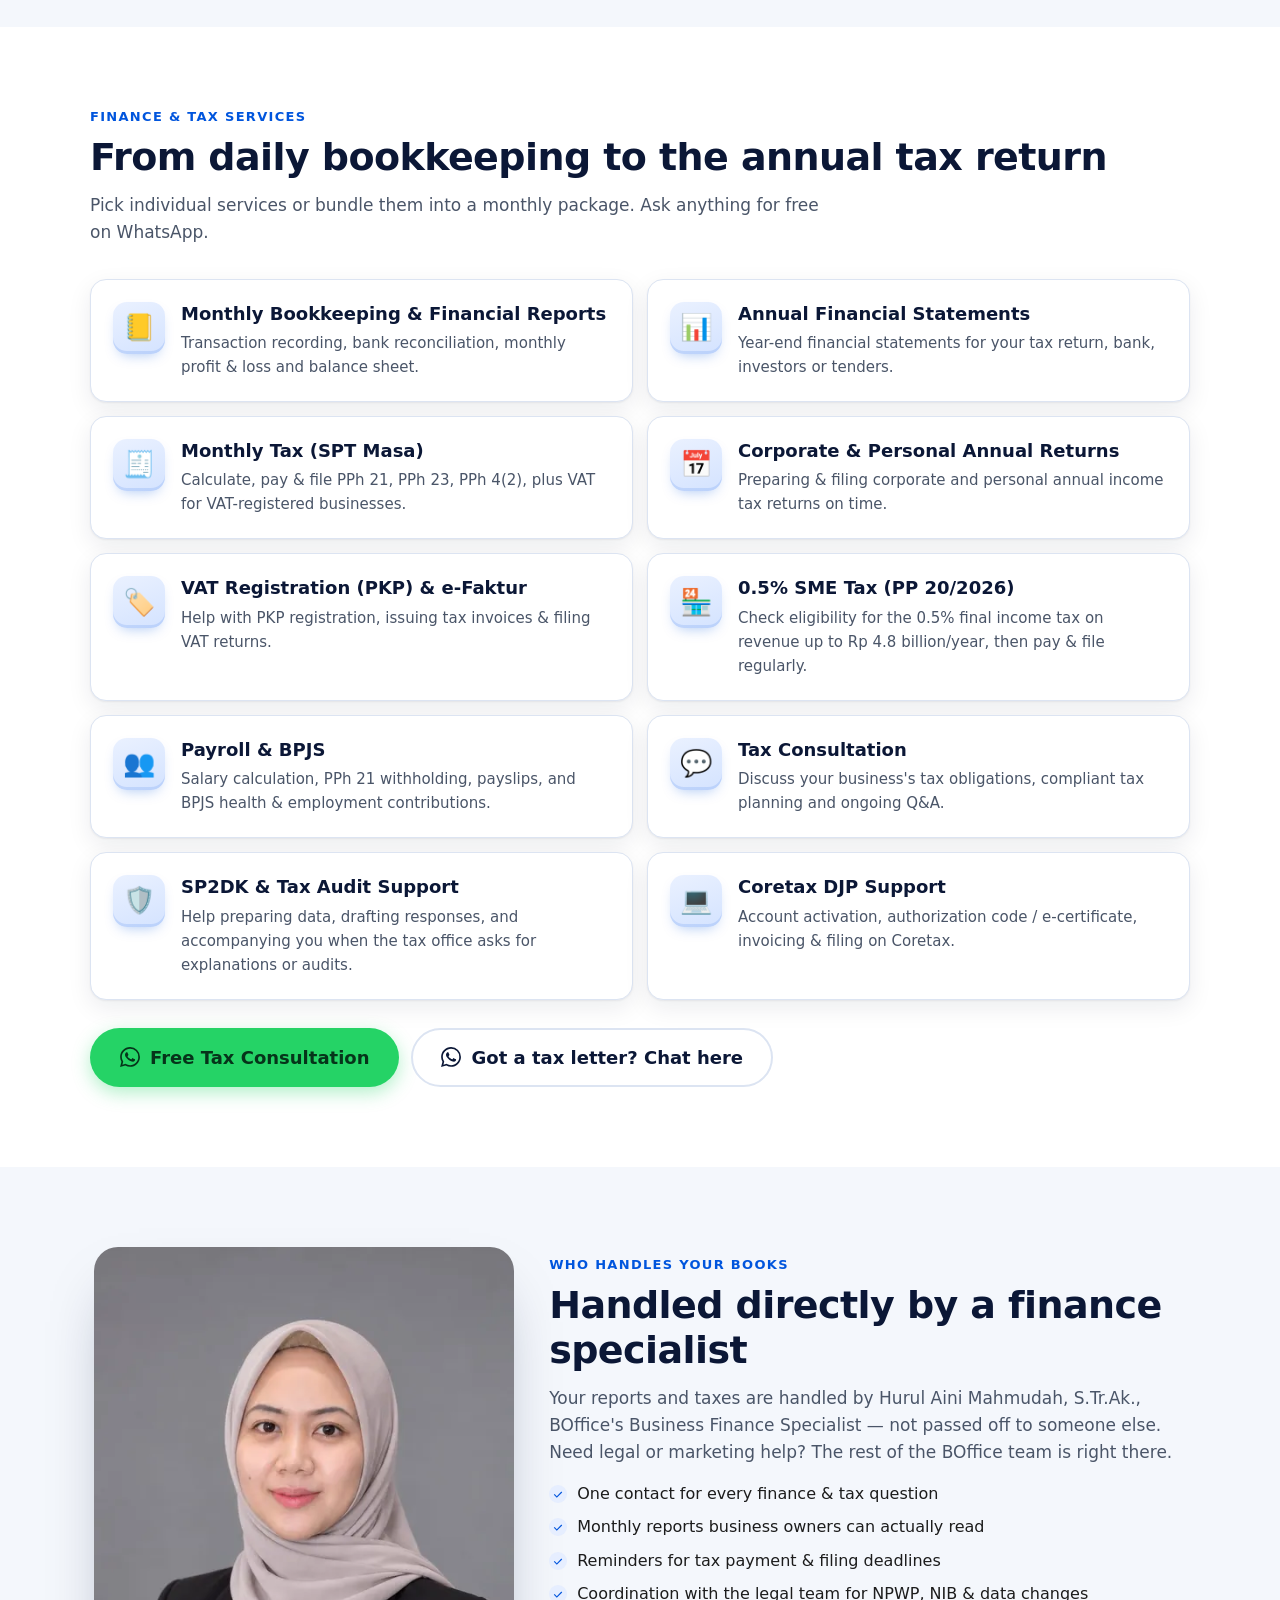
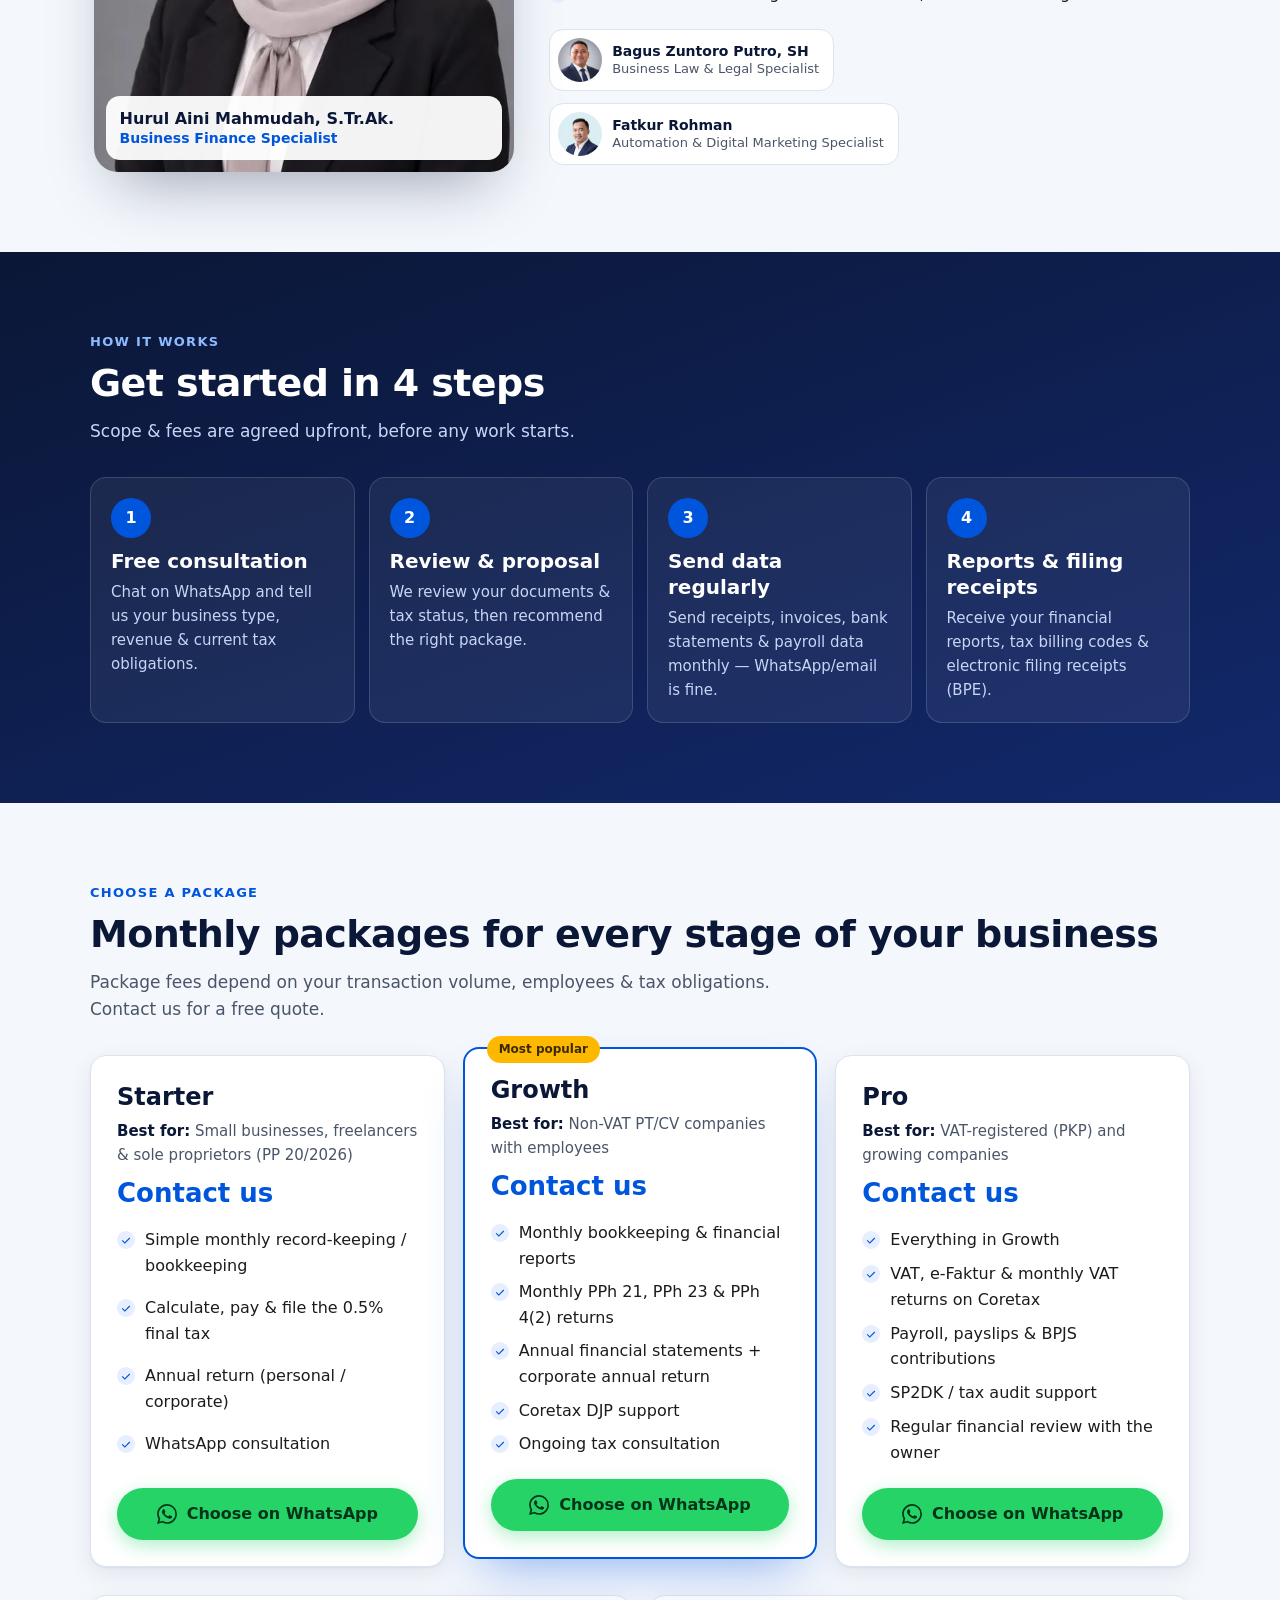
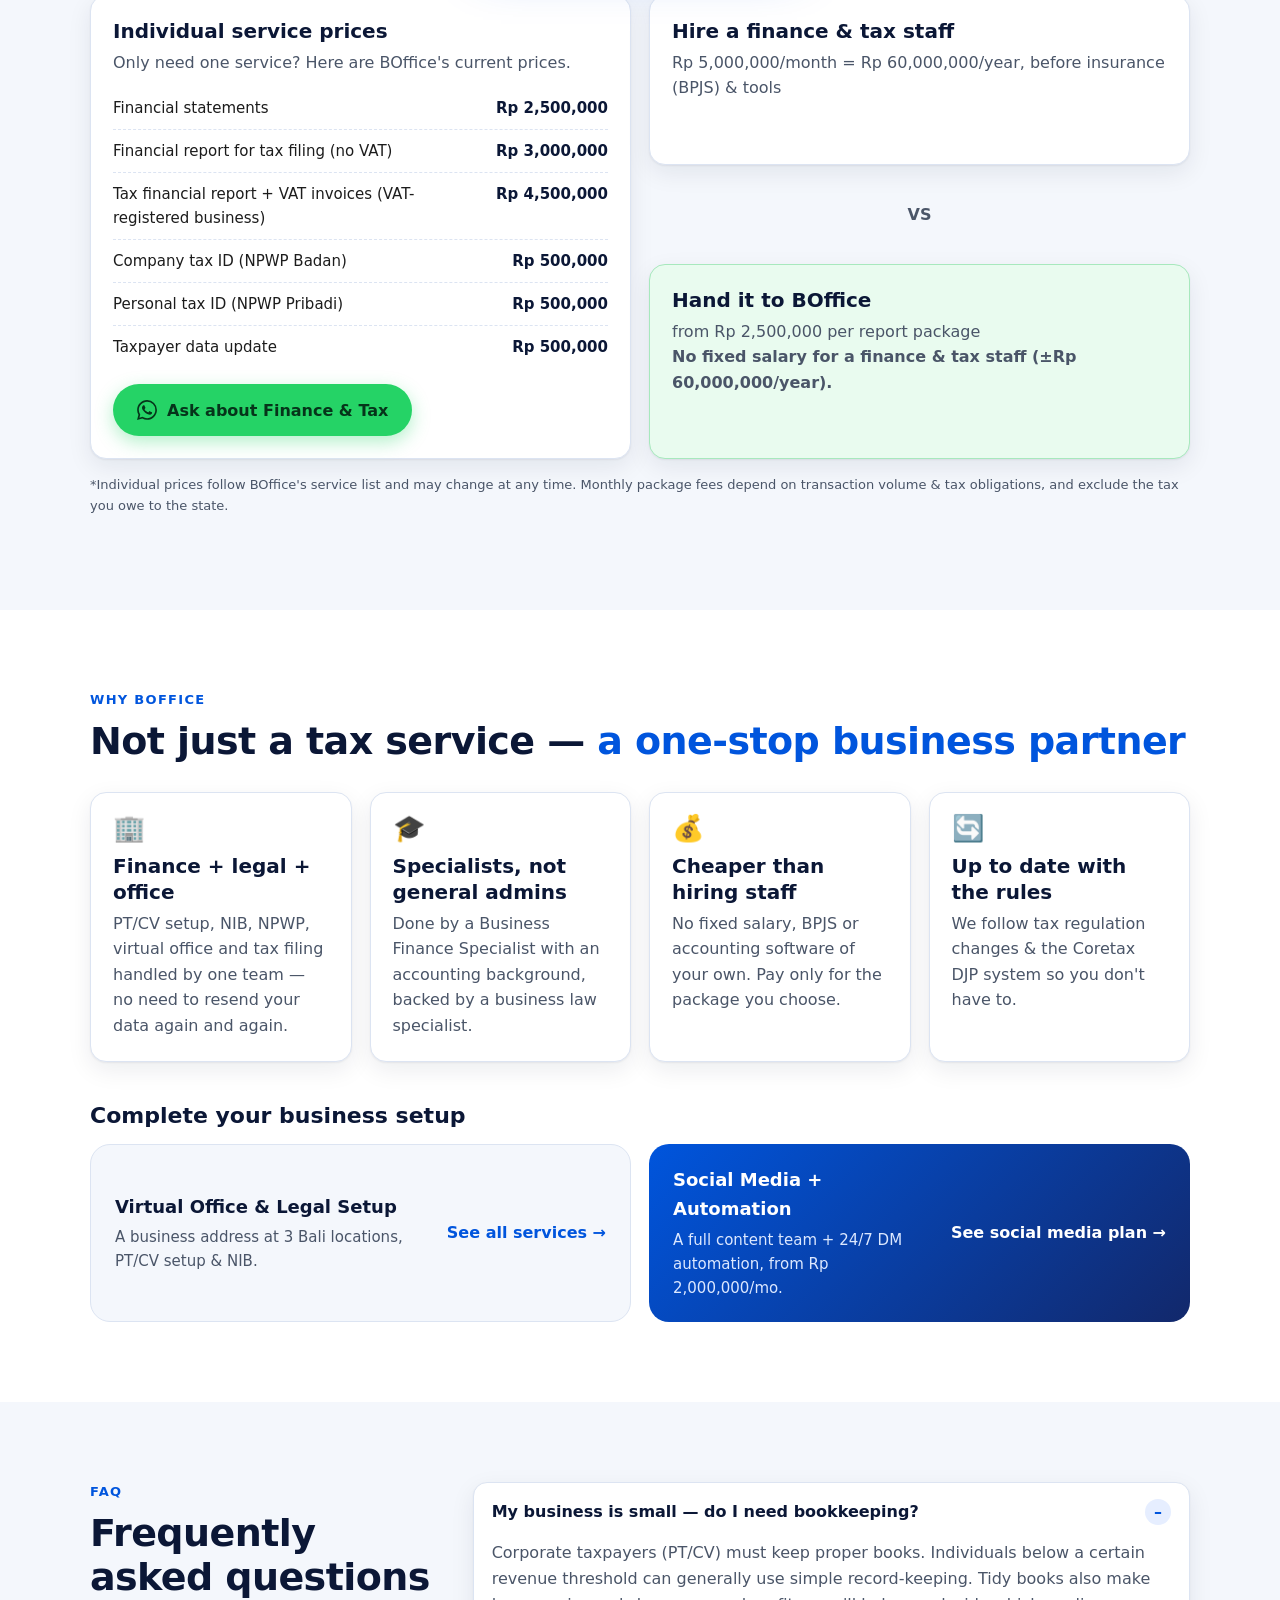
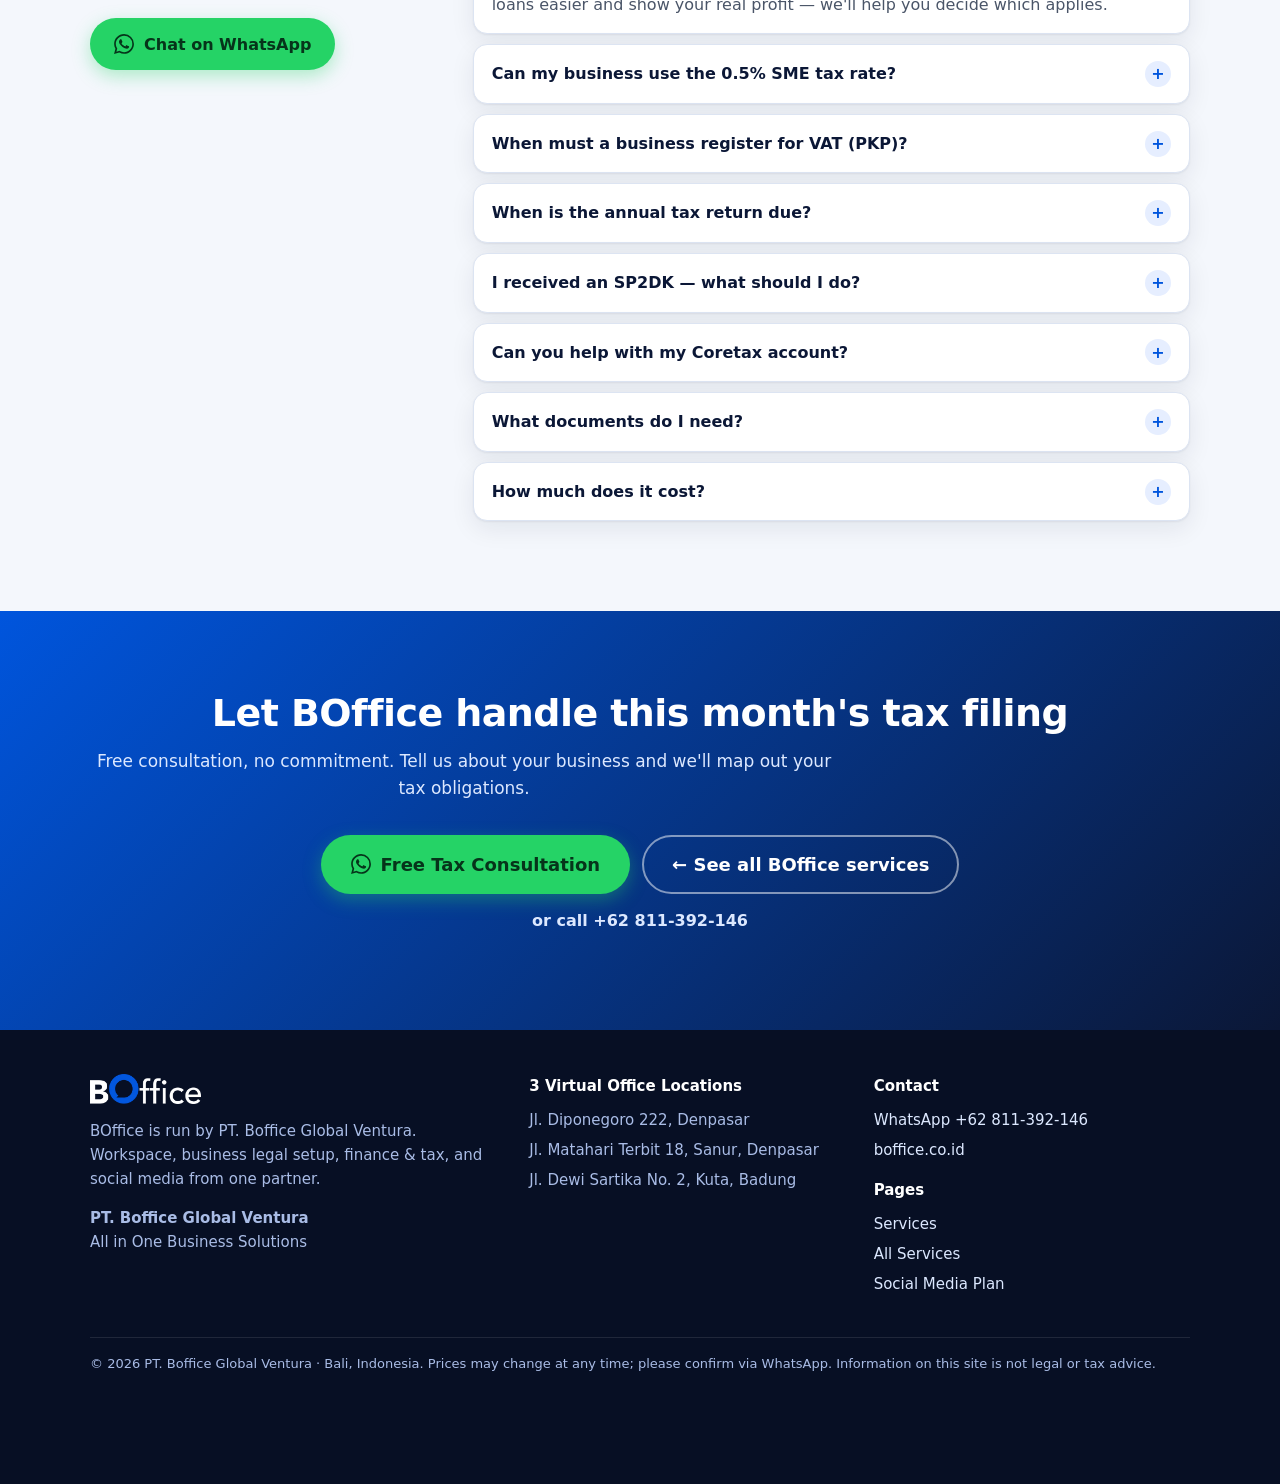
<file: keuangan.html>
<!doctype html>
<html lang="id"><head>
<meta charset="utf-8"><meta name="viewport" content="width=device-width,initial-scale=1">
<title data-i18n-title="keu_title">Jasa Pembukuan, Laporan Keuangan & Pajak di Bali | BOffice</title>
<meta name="description" content="Pembukuan bulanan, laporan keuangan, PPh 21/23/4(2), PPN & e-Faktur, SPT Tahunan, pajak UMKM 0,5%, payroll & BPJS, hingga pendampingan SP2DK & Coretax DJP. Konsultasi gratis via WhatsApp." data-i18n-meta="keu_desc">
<meta property="og:title" content="Jasa Pembukuan, Laporan Keuangan & Pajak di Bali | BOffice" data-i18n-meta="keu_title"><meta property="og:description" content="Pembukuan bulanan, laporan keuangan, PPh 21/23/4(2), PPN & e-Faktur, SPT Tahunan, pajak UMKM 0,5%, payroll & BPJS, hingga pendampingan SP2DK & Coretax DJP. Konsultasi gratis via WhatsApp." data-i18n-meta="keu_desc">
<meta property="og:type" content="website"><meta property="og:url" content="https://boffice.co.id/keuangan.html">
<meta property="og:image" content="https://boffice.co.id/assets/office.webp"><meta name="theme-color" content="#0B1736">
<link rel="canonical" href="https://boffice.co.id/keuangan.html">
<link rel="icon" href="assets/favicon.webp" type="image/webp">
<link rel="preload" as="image" href="assets/meeting.webp">
<link rel="stylesheet" href="assets/styles.css">
<script src="assets/i18n.js" defer></script>
<script type="application/ld+json">{"@context": "https://schema.org", "@type": "LocalBusiness", "name": "BOffice", "legalName": "PT. Boffice Global Ventura", "slogan": "All in One Business Solutions", "url": "https://boffice.co.id/", "telephone": "+62811392146", "image": "https://boffice.co.id/assets/office.webp", "address": [{"@type": "PostalAddress", "streetAddress": "Jl. Diponegoro 222", "addressLocality": "Denpasar", "addressRegion": "Bali", "addressCountry": "ID"}, {"@type": "PostalAddress", "streetAddress": "Jl. Matahari Terbit 18, Sanur", "addressLocality": "Denpasar", "addressRegion": "Bali", "addressCountry": "ID"}, {"@type": "PostalAddress", "streetAddress": "Jl. Dewi Sartika No. 2, Kuta", "addressLocality": "Badung", "addressRegion": "Bali", "addressCountry": "ID"}]}</script>
</head><body data-page="keuangan">
<svg width="0" height="0" style="position:absolute" aria-hidden="true"><symbol id="wa" viewBox="0 0 24 24"><path fill="currentColor" d="M17.472 14.382c-.297-.149-1.758-.867-2.03-.967-.273-.099-.471-.148-.67.15-.197.297-.767.966-.94 1.164-.173.199-.347.223-.644.075-.297-.15-1.255-.463-2.39-1.475-.883-.788-1.48-1.761-1.653-2.059-.173-.297-.018-.458.13-.606.134-.133.298-.347.446-.52.149-.174.198-.298.298-.497.099-.198.05-.371-.025-.52-.075-.149-.669-1.612-.916-2.207-.242-.579-.487-.5-.669-.51-.173-.008-.371-.01-.57-.01-.198 0-.52.074-.792.372-.272.297-1.04 1.016-1.04 2.479 0 1.462 1.065 2.875 1.213 3.074.149.198 2.096 3.2 5.077 4.487.709.306 1.262.489 1.694.625.712.227 1.36.195 1.871.118.571-.085 1.758-.719 2.006-1.413.248-.694.248-1.289.173-1.413-.074-.124-.272-.198-.57-.347m-5.421 7.403h-.004a9.87 9.87 0 01-5.031-1.378l-.361-.214-3.741.982.998-3.648-.235-.374a9.86 9.86 0 01-1.51-5.26c.001-5.45 4.436-9.884 9.888-9.884 2.64 0 5.122 1.03 6.988 2.898a9.825 9.825 0 012.893 6.994c-.003 5.45-4.437 9.884-9.885 9.884m8.413-18.297A11.815 11.815 0 0012.05 0C5.495 0 .16 5.335.157 11.892c0 2.096.547 4.142 1.588 5.945L.057 24l6.305-1.654a11.882 11.882 0 005.683 1.448h.005c6.554 0 11.89-5.335 11.893-11.893a11.821 11.821 0 00-3.48-8.413Z"/></symbol></svg>
<a class="skip" href="#main" data-i18n="skip">Langsung ke konten</a>
<header class="hd"><div class="wrap">
<a class="logo" href="index.html"><img src="assets/logo.webp" width="400" height="108" data-i18n-attr="alt:logo_alt" alt="Logo BOffice"></a>
<nav class="nav" aria-label="Menu"><a href="#layanan-keuangan" data-i18n="k_nav_svc">Layanan</a><a href="#paket" data-i18n="k_nav_pkg">Paket</a><a href="#faq" data-i18n="k_nav_faq">FAQ</a><a href="index.html" data-i18n="nav_home">Semua Layanan</a></nav><div class="sp"></div>
<div class="lang" role="group" data-i18n-attr="aria-label:lang_label" aria-label="Pilih bahasa"><button type="button" data-lang="id" aria-pressed="false">ID</button><button type="button" data-lang="en" aria-pressed="false">EN</button><button type="button" data-lang="zh" aria-pressed="false" lang="zh-Hans">中文</button></div>
<a class="btn btn-wa btn-sm" data-wa="wa_keu" href="https://wa.me/62811392146?text=Halo%20BOffice%2C%20saya%20ingin%20konsultasi%20gratis%20layanan%20keuangan%20%26%20pajak%20%28pembukuan%2C%20lapor%20pajak%20bulanan%2C%20SPT%20Tahunan%29." rel="noopener" target="_blank"><svg aria-hidden="true" focusable="false"><use href="#wa"/></svg><span data-i18n="wa_short">Chat WhatsApp</span></a>
</div></header>
<main id="main">

<section class="hero"><div class="wrap">
<div>
<span class="eyebrow" data-i18n="k_eyebrow">Layanan Keuangan & Pajak · Bali</span>
<h1 data-i18n="k_title">Pajak beres, laporan rapi — <em>Anda fokus kembangkan bisnis</em></h1>
<p class="lead" data-i18n="k_lead">Tenggat lapor pajak tiap bulan, nota menumpuk, Coretax membingungkan, takut kena denda? Serahkan pembukuan & pajak usaha Anda ke tim keuangan BOffice.</p>
<div class="ctas"><a class="btn btn-wa btn-lg" data-wa="wa_keu" href="https://wa.me/62811392146?text=Halo%20BOffice%2C%20saya%20ingin%20konsultasi%20gratis%20layanan%20keuangan%20%26%20pajak%20%28pembukuan%2C%20lapor%20pajak%20bulanan%2C%20SPT%20Tahunan%29." rel="noopener" target="_blank"><svg aria-hidden="true" focusable="false"><use href="#wa"/></svg><span data-i18n="k_cta">Konsultasi Pajak Gratis</span></a><a class="btn btn-ghost btn-lg" href="#paket" data-i18n="k_cta2">Lihat Paket</a></div>
<ul class="chips"><li data-i18n="k_chip1">Ditangani Business Finance Specialist</li><li data-i18n="k_chip2">Siap sistem Coretax DJP</li><li data-i18n="k_chip3">Satu atap dengan legal & virtual office</li></ul>
</div>
<div class="khero">
<div class="hero-img"><img src="assets/meeting.webp" width="1200" height="675" fetchpriority="high" data-i18n-attr="alt:k_img_alt" alt="Ruang meeting BOffice untuk konsultasi keuangan"></div>
<div class="kexp"><img src="assets/team-hurul.webp" width="480" height="600" data-i18n-attr="alt:t3_alt" alt="Foto Hurul Aini Mahmudah, S.Tr.Ak."><div><small data-i18n="k_exp_lbl">Penanggung jawab keuangan</small><b>Hurul Aini Mahmudah, S.Tr.Ak.</b><span data-i18n="t3_r">Business Finance Specialist</span></div></div>
</div>
</div></section>

<section class="alt" id="masalah"><div class="wrap">
<p class="kicker" data-i18n="kp_k">Masalah yang sering terjadi</p><h2 data-i18n="kp_h">Urusan pajak yang diam-diam menguras waktu & uang</h2>
<div class="grid g3" style="margin-top:28px"><div class="card"><div class="ic" aria-hidden="true">⏰</div><h3 data-i18n="kp1_h">Telat lapor, kena denda</h3><p data-i18n="kp1_p">Denda administrasi telat lapor SPT: Rp 100 ribu (SPT Masa PPh), Rp 500 ribu (SPT Masa PPN), hingga Rp 1 juta (SPT Tahunan Badan) — belum termasuk bunga jika telat bayar.</p></div><div class="card"><div class="ic" aria-hidden="true">🗂️</div><h3 data-i18n="kp2_h">Pembukuan tercecer</h3><p data-i18n="kp2_p">Nota, invoice & mutasi rekening tidak tercatat rapi, sehingga laba rugi tidak jelas dan sulit ajukan pinjaman atau tender.</p></div><div class="card"><div class="ic" aria-hidden="true">🧩</div><h3 data-i18n="kp3_h">Bingung Coretax DJP</h3><p data-i18n="kp3_p">Sistem administrasi pajak baru DJP: aktivasi akun, kode otorisasi, faktur & pelaporan kini lewat Coretax.</p></div><div class="card"><div class="ic" aria-hidden="true">📈</div><h3 data-i18n="kp4_h">Omzet naik, wajib PKP</h3><p data-i18n="kp4_p">Omzet di atas Rp 4,8 miliar/tahun wajib dikukuhkan PKP, lalu harus memungut PPN, membuat e-Faktur & lapor PPN tiap bulan.</p></div><div class="card"><div class="ic" aria-hidden="true">✉️</div><h3 data-i18n="kp5_h">Surat SP2DK datang</h3><p data-i18n="kp5_p">Kantor pajak meminta penjelasan data, padahal dokumen pendukung tidak siap dan tidak tahu harus menjawab apa.</p></div><div class="card"><div class="ic" aria-hidden="true">💸</div><h3 data-i18n="kp6_h">Payroll & BPJS manual</h3><p data-i18n="kp6_p">Hitung gaji, potong PPh 21, iuran BPJS Kesehatan & Ketenagakerjaan setiap bulan menyita waktu dan rawan salah.</p></div></div>
<p class="callout" data-i18n="kp_sol">Solusinya: satu tim keuangan BOffice yang mengurus pembukuan, lapor pajak, hingga pendampingan — tanpa rekrut staff keuangan tetap.</p>
</div></section>

<section id="layanan-keuangan"><div class="wrap">
<p class="kicker" data-i18n="ks_k">Layanan Keuangan & Pajak</p><h2 data-i18n="ks_h">Dari pembukuan harian sampai SPT Tahunan</h2><p class="sub" data-i18n="ks_sub">Ambil satuan atau gabungkan dalam paket bulanan. Semua bisa dikonsultasikan gratis via WhatsApp.</p>
<div class="ksvc"><div class="card ksv"><div class="kic" aria-hidden="true">📒</div><div><h3 data-i18n="ks1_h">Pembukuan & Laporan Keuangan Bulanan</h3><p data-i18n="ks1_p">Pencatatan transaksi, rekonsiliasi bank, laporan laba rugi & neraca setiap bulan.</p></div></div><div class="card ksv"><div class="kic" aria-hidden="true">📊</div><div><h3 data-i18n="ks2_h">Laporan Keuangan Tahunan</h3><p data-i18n="ks2_p">Laporan keuangan akhir tahun untuk lampiran SPT, bank, investor, atau tender.</p></div></div><div class="card ksv"><div class="kic" aria-hidden="true">🧾</div><div><h3 data-i18n="ks3_h">Pajak Bulanan (SPT Masa)</h3><p data-i18n="ks3_p">Hitung, setor & lapor PPh 21, PPh 23, PPh 4 ayat (2), serta PPN bagi usaha PKP.</p></div></div><div class="card ksv"><div class="kic" aria-hidden="true">📅</div><div><h3 data-i18n="ks4_h">SPT Tahunan Badan & Orang Pribadi</h3><p data-i18n="ks4_p">Penyusunan & pelaporan SPT Tahunan PPh Badan dan Orang Pribadi tepat waktu.</p></div></div><div class="card ksv"><div class="kic" aria-hidden="true">🏷️</div><div><h3 data-i18n="ks5_h">Pengukuhan PKP & e-Faktur</h3><p data-i18n="ks5_p">Pendampingan pengukuhan PKP, pembuatan faktur pajak & pelaporan PPN.</p></div></div><div class="card ksv"><div class="kic" aria-hidden="true">🏪</div><div><h3 data-i18n="ks6_h">Pajak UMKM 0,5% (PP 20/2026)</h3><p data-i18n="ks6_p">Cek kelayakan tarif PPh final 0,5% untuk omzet s.d. Rp 4,8 miliar/tahun, setor & lapor rutin.</p></div></div><div class="card ksv"><div class="kic" aria-hidden="true">👥</div><div><h3 data-i18n="ks7_h">Payroll & BPJS</h3><p data-i18n="ks7_p">Perhitungan gaji, potongan PPh 21, slip gaji, serta iuran BPJS Kesehatan & Ketenagakerjaan.</p></div></div><div class="card ksv"><div class="kic" aria-hidden="true">💬</div><div><h3 data-i18n="ks8_h">Konsultasi Pajak</h3><p data-i18n="ks8_p">Diskusi kewajiban pajak usaha Anda, perencanaan pajak yang patuh aturan, dan tanya jawab rutin.</p></div></div><div class="card ksv"><div class="kic" aria-hidden="true">🛡️</div><div><h3 data-i18n="ks9_h">Pendampingan SP2DK & Pemeriksaan</h3><p data-i18n="ks9_p">Bantu menyiapkan data, menyusun tanggapan, dan mendampingi saat diminta penjelasan atau diperiksa.</p></div></div><div class="card ksv"><div class="kic" aria-hidden="true">💻</div><div><h3 data-i18n="ks10_h">Pendampingan Coretax DJP</h3><p data-i18n="ks10_p">Aktivasi akun, kode otorisasi / sertifikat elektronik, pembuatan faktur & pelaporan di Coretax.</p></div></div></div>
<div class="ctas" style="margin-top:28px"><a class="btn btn-wa btn-lg" data-wa="wa_keu" href="https://wa.me/62811392146?text=Halo%20BOffice%2C%20saya%20ingin%20konsultasi%20gratis%20layanan%20keuangan%20%26%20pajak%20%28pembukuan%2C%20lapor%20pajak%20bulanan%2C%20SPT%20Tahunan%29." rel="noopener" target="_blank"><svg aria-hidden="true" focusable="false"><use href="#wa"/></svg><span data-i18n="k_cta">Konsultasi Pajak Gratis</span></a><a class="btn btn-ghost btn-lg" data-wa="wa_k_sp2dk" href="https://wa.me/62811392146?text=Halo%20BOffice%2C%20saya%20menerima%20surat%20dari%20kantor%20pajak%20%28SP2DK%20/%20pemeriksaan%29%20dan%20butuh%20pendampingan." rel="noopener" target="_blank"><svg aria-hidden="true" focusable="false"><use href="#wa"/></svg><span data-i18n="kfin_cta2">Dapat surat pajak? Chat di sini</span></a></div>
</div></section>

<section class="alt" id="spesialis"><div class="wrap kx">
<div class="kx-img"><img src="assets/team-hurul.webp" width="480" height="600" loading="lazy" decoding="async" data-i18n-attr="alt:t3_alt" alt="Foto Hurul Aini Mahmudah, S.Tr.Ak."><div class="kx-cap"><b>Hurul Aini Mahmudah, S.Tr.Ak.</b><span data-i18n="t3_r">Business Finance Specialist</span></div></div>
<div>
<p class="kicker" data-i18n="kx_k">Siapa yang menangani</p><h2 data-i18n="kx_h">Ditangani langsung oleh spesialis keuangan</h2>
<p class="sub" style="margin-bottom:8px" data-i18n="kx_p">Laporan dan pajak Anda dikerjakan oleh Hurul Aini Mahmudah, S.Tr.Ak., Business Finance Specialist BOffice — bukan dilempar ke pihak lain. Bila butuh legalitas atau pemasaran, tim BOffice lainnya siap membantu.</p>
<ul class="ticks"><li data-i18n="kx_f1">Satu kontak untuk semua pertanyaan keuangan & pajak</li><li data-i18n="kx_f2">Laporan bulanan yang mudah dipahami pemilik usaha</li><li data-i18n="kx_f3">Pengingat tenggat setor & lapor pajak</li><li data-i18n="kx_f4">Koordinasi dengan tim legal untuk NPWP, NIB & perubahan data</li></ul>
<div class="kmini">
<div><img src="assets/team-bagus.webp" width="480" height="600" loading="lazy" decoding="async" data-i18n-attr="alt:t1_alt" alt="Foto Bagus Zuntoro Putro, SH"><p><b>Bagus Zuntoro Putro, SH</b><span data-i18n="t1_r">Spesialis Hukum Bisnis dan Legal</span></p></div>
<div><img src="assets/team-fatkur.webp" width="480" height="600" loading="lazy" decoding="async" data-i18n-attr="alt:t2_alt" alt="Foto Fatkur Rohman"><p><b>Fatkur Rohman</b><span data-i18n="t2_r">Automation & Digital Marketing Spesialis</span></p></div>
</div>
</div>
</div></section>

<section class="dark" id="cara-kerja"><div class="wrap">
<p class="kicker" data-i18n="how_k">Cara Kerja</p><h2 data-i18n="kh_h">Mulai dalam 4 langkah</h2><p class="sub" data-i18n="kh_sub">Ruang lingkup & biaya disepakati di awal, sebelum pekerjaan dimulai.</p>
<ol class="steps"><li><h3 data-i18n="kh1_h">Konsultasi gratis</h3><p data-i18n="kh1_p">Chat WhatsApp, ceritakan jenis usaha, omzet & kewajiban pajak saat ini.</p></li><li><h3 data-i18n="kh2_h">Review & penawaran</h3><p data-i18n="kh2_p">Kami cek dokumen & status pajak, lalu rekomendasikan paket yang pas.</p></li><li><h3 data-i18n="kh3_h">Kirim data rutin</h3><p data-i18n="kh3_p">Setor nota, invoice, mutasi rekening & data karyawan tiap bulan — cukup via WhatsApp/email.</p></li><li><h3 data-i18n="kh4_h">Laporan & bukti lapor</h3><p data-i18n="kh4_p">Terima laporan keuangan, billing pajak & bukti penerimaan elektronik (BPE).</p></li></ol>
</div></section>

<section class="alt" id="paket"><div class="wrap">
<p class="kicker" data-i18n="kk_k">Pilih Paket</p><h2 data-i18n="kk_h">Paket bulanan sesuai tahap bisnis Anda</h2><p class="sub" data-i18n="kk_sub">Biaya paket disesuaikan jumlah transaksi, karyawan & kewajiban pajak. Hubungi kami untuk penawaran gratis.</p>
<div class="pks">
<div class="card pk">
<h3 class="pk-n" data-i18n="kk1_n">Starter</h3>
<p class="pk-fit"><b data-i18n="kk_fit">Cocok untuk:</b> <span data-i18n="kk1_fit">UMKM, freelancer & usaha perorangan (PP 20/2026)</span></p>
<div class="price" data-i18n="kk_contact">Hubungi kami</div>
<ul class="ticks"><li data-i18n="kk1_f1">Pencatatan / pembukuan sederhana bulanan</li><li data-i18n="kk1_f2">Hitung, setor & lapor PPh final 0,5%</li><li data-i18n="kk1_f3">SPT Tahunan (Orang Pribadi / Badan)</li><li data-i18n="kk1_f4">Konsultasi via WhatsApp</li></ul>
<a class="btn btn-wa pk-btn" data-wa="wa_k_starter" href="https://wa.me/62811392146?text=Halo%20BOffice%2C%20saya%20tertarik%20Paket%20Keuangan%20STARTER%20%28UMKM%20/%20pajak%200%2C5%25%20PP%2020/2026%29.%20Boleh%20info%20lebih%20lanjut%3F" rel="noopener" target="_blank"><svg aria-hidden="true" focusable="false"><use href="#wa"/></svg><span data-i18n="kk_pick">Pilih via WhatsApp</span></a>
</div>
<div class="card pk pk-hl"><span class="pk-tag" data-i18n="kk_pop">Paling diminati</span>
<h3 class="pk-n" data-i18n="kk2_n">Growth</h3>
<p class="pk-fit"><b data-i18n="kk_fit">Cocok untuk:</b> <span data-i18n="kk2_fit">PT/CV non-PKP yang sudah punya karyawan</span></p>
<div class="price" data-i18n="kk_contact">Hubungi kami</div>
<ul class="ticks"><li data-i18n="kk2_f1">Pembukuan & laporan keuangan bulanan</li><li data-i18n="kk2_f2">SPT Masa PPh 21, PPh 23 & PPh 4 ayat (2)</li><li data-i18n="kk2_f3">Laporan keuangan tahunan + SPT Tahunan Badan</li><li data-i18n="kk2_f4">Pendampingan Coretax DJP</li><li data-i18n="kk2_f5">Konsultasi pajak rutin</li></ul>
<a class="btn btn-wa pk-btn" data-wa="wa_k_growth" href="https://wa.me/62811392146?text=Halo%20BOffice%2C%20saya%20tertarik%20Paket%20Keuangan%20GROWTH%20%28pembukuan%20bulanan%20%2B%20PPh%2021/23/4%282%29%20%2B%20SPT%20Tahunan%20Badan%29.%20Boleh%20info%20lebih%20lanjut%3F" rel="noopener" target="_blank"><svg aria-hidden="true" focusable="false"><use href="#wa"/></svg><span data-i18n="kk_pick">Pilih via WhatsApp</span></a>
</div>
<div class="card pk">
<h3 class="pk-n" data-i18n="kk3_n">Pro</h3>
<p class="pk-fit"><b data-i18n="kk_fit">Cocok untuk:</b> <span data-i18n="kk3_fit">Usaha PKP & perusahaan yang berkembang</span></p>
<div class="price" data-i18n="kk_contact">Hubungi kami</div>
<ul class="ticks"><li data-i18n="kk3_f1">Semua di paket Growth</li><li data-i18n="kk3_f2">PPN, e-Faktur & SPT Masa PPN di Coretax</li><li data-i18n="kk3_f3">Payroll, slip gaji & iuran BPJS</li><li data-i18n="kk3_f4">Pendampingan SP2DK / pemeriksaan pajak</li><li data-i18n="kk3_f5">Review keuangan berkala bersama pemilik</li></ul>
<a class="btn btn-wa pk-btn" data-wa="wa_k_pro" href="https://wa.me/62811392146?text=Halo%20BOffice%2C%20saya%20tertarik%20Paket%20Keuangan%20PRO%20%28usaha%20PKP%3A%20PPN%20%26%20e-Faktur%20Coretax%2C%20payroll%20%26%20BPJS%29.%20Boleh%20info%20lebih%20lanjut%3F" rel="noopener" target="_blank"><svg aria-hidden="true" focusable="false"><use href="#wa"/></svg><span data-i18n="kk_pick">Pilih via WhatsApp</span></a>
</div>
</div>
<div class="feat" style="margin-top:28px">
<div class="card"><h3 data-i18n="kk_list_h">Harga layanan satuan</h3><p data-i18n="kk_list_p">Butuh satu layanan saja? Ini harga yang berlaku di BOffice.</p><ul class="plist">
<li><span data-i18n="fn1">Penyusunan laporan keuangan</span><b><span data-p="2500000">Rp 2.500.000</span></b></li>
<li><span data-i18n="fn2">Laporan keuangan untuk pelaporan pajak (tanpa PPN)</span><b><span data-p="3000000">Rp 3.000.000</span></b></li>
<li><span data-i18n="fn3">Laporan keuangan pajak + faktur PPN (usaha PKP)</span><b><span data-p="4500000">Rp 4.500.000</span></b></li>
<li><span data-i18n="fn4">NPWP Badan</span><b><span data-p="500000">Rp 500.000</span></b></li>
<li><span data-i18n="fn5">NPWP Pribadi</span><b><span data-p="500000">Rp 500.000</span></b></li>
<li><span data-i18n="fn6">Perubahan data wajib pajak</span><b><span data-p="500000">Rp 500.000</span></b></li>
</ul><a class="btn btn-wa" data-wa="wa_fin" href="https://wa.me/62811392146?text=Halo%20BOffice%2C%20saya%20ingin%20konsultasi%20laporan%20keuangan%20%26%20pajak%20usaha%20saya." rel="noopener" target="_blank"><svg aria-hidden="true" focusable="false"><use href="#wa"/></svg><span data-i18n="fn_cta">Konsultasi Keuangan & Pajak</span></a></div>
<div class="vs">
<div class="card bad"><h3 data-i18n="fn_vs_bad">Rekrut staff keuangan & pajak</h3><p data-i18n="fn_vs_bad_p">Rp 5.000.000/bulan = Rp 60.000.000/tahun, belum BPJS & tools</p></div>
<div class="vsx" data-i18n="vs">VS</div>
<div class="card good"><h3 data-i18n="fn_vs_good">Serahkan ke BOffice</h3><p data-i18n="fn_vs_good_p">mulai Rp 2.500.000 per paket laporan</p><p class="save" data-i18n="fn_save">Tanpa menanggung gaji tetap staff keuangan & pajak (±Rp 60.000.000/tahun).</p></div>
</div>
</div>
<p class="note" data-i18n="kk_note">*Harga satuan sesuai daftar layanan BOffice dan dapat berubah sewaktu-waktu. Biaya paket bulanan disesuaikan volume transaksi & kewajiban pajak; belum termasuk pajak terutang yang disetor ke negara.</p>
</div></section>

<section id="kenapa"><div class="wrap">
<p class="kicker" data-i18n="kw_k">Kenapa BOffice</p><h2 data-i18n="kw_h">Bukan sekadar jasa pajak — <em>mitra bisnis satu atap</em></h2>
<div class="grid g4" style="margin-top:28px"><div class="card"><div class="ic" aria-hidden="true">🏢</div><h3 data-i18n="kw1_h">Keuangan + legal + kantor</h3><p data-i18n="kw1_p">Pendirian PT/CV, NIB, NPWP, virtual office, hingga laporan pajak ditangani tim yang sama — data tidak perlu dikirim berulang.</p></div><div class="card"><div class="ic" aria-hidden="true">🎓</div><h3 data-i18n="kw2_h">Spesialis, bukan admin umum</h3><p data-i18n="kw2_p">Dikerjakan Business Finance Specialist dengan latar belakang akuntansi, didukung spesialis hukum bisnis.</p></div><div class="card"><div class="ic" aria-hidden="true">💰</div><h3 data-i18n="kw3_h">Lebih hemat dari rekrut staff</h3><p data-i18n="kw3_p">Tanpa gaji tetap, BPJS & software akuntansi sendiri. Bayar sesuai paket layanan yang diambil.</p></div><div class="card"><div class="ic" aria-hidden="true">🔄</div><h3 data-i18n="kw4_h">Ikut aturan terbaru</h3><p data-i18n="kw4_p">Mengikuti perubahan regulasi pajak & sistem Coretax DJP, jadi Anda tidak perlu memantau sendiri.</p></div></div>
<h3 style="margin:40px 0 14px;font-size:22px" data-i18n="kc_h">Lengkapi kebutuhan bisnis Anda</h3>
<div class="grid g2">
<a class="kcross" href="index.html#virtual-office"><div><b data-i18n="kc_vo_h">Virtual Office & Legalitas</b><span data-i18n="kc_vo_p">Alamat bisnis di 3 lokasi Bali, pendirian PT/CV & NIB.</span></div><em data-i18n="kc_vo_cta">Lihat semua layanan →</em></a>
<a class="kcross kcross-d" href="sosmed.html"><div><b data-i18n="kc_sm_h">Social Media + Automation</b><span data-i18n="kc_sm_p">Tim konten lengkap + otomasi DM 24 jam, mulai Rp 2.000.000/bln.</span></div><em data-i18n="kc_sm_cta">Lihat paket sosmed →</em></a>
</div>
</div></section>

<section class="alt" id="faq"><div class="wrap kfaq">
<div><p class="kicker" data-i18n="kf_k">FAQ</p><h2 data-i18n="kf_h">Pertanyaan yang sering diajukan</h2><div style="margin-top:18px"><a class="btn btn-wa" data-wa="wa_keu" href="https://wa.me/62811392146?text=Halo%20BOffice%2C%20saya%20ingin%20konsultasi%20gratis%20layanan%20keuangan%20%26%20pajak%20%28pembukuan%2C%20lapor%20pajak%20bulanan%2C%20SPT%20Tahunan%29." rel="noopener" target="_blank"><svg aria-hidden="true" focusable="false"><use href="#wa"/></svg><span data-i18n="wa_short">Chat WhatsApp</span></a></div></div>
<div><details class="qa" open><summary data-i18n="kf1_q">Usaha saya masih kecil, apakah perlu pembukuan?</summary><p data-i18n="kf1_a">Wajib pajak badan (PT/CV) wajib menyelenggarakan pembukuan. Orang pribadi dengan omzet di bawah batas tertentu umumnya boleh memakai pencatatan. Pembukuan yang rapi juga memudahkan Anda mengajukan pinjaman dan melihat laba sebenarnya — kami bantu tentukan mana yang sesuai.</p></details><details class="qa"><summary data-i18n="kf2_q">Apakah usaha saya bisa pakai tarif pajak UMKM 0,5%?</summary><p data-i18n="kf2_a">Tarif PPh final 0,5% berdasarkan PP 20/2026 berlaku untuk omzet s.d. Rp 4,8 miliar per tahun, dengan ketentuan yang berbeda menurut jenis wajib pajak: CV, PT, dan firma yang baru terdaftar tidak bisa lagi memakai tarif ini, sedangkan PT Perorangan masih bisa dengan syarat. Orang pribadi UMKM tidak dikenai PPh atas omzet s.d. Rp 500 juta per tahun. Kami cek kelayakannya untuk usaha Anda.</p></details><details class="qa"><summary data-i18n="kf3_q">Kapan usaha wajib menjadi PKP?</summary><p data-i18n="kf3_a">Pengusaha dengan peredaran bruto lebih dari Rp 4,8 miliar dalam satu tahun buku wajib dikukuhkan sebagai PKP. Usaha di bawah batas itu boleh mendaftar sukarela, misalnya karena diminta klien. Kami bantu proses pengukuhan hingga pembuatan e-Faktur.</p></details><details class="qa"><summary data-i18n="kf4_q">Kapan batas lapor SPT Tahunan?</summary><p data-i18n="kf4_a">SPT Tahunan Orang Pribadi paling lambat 31 Maret, sedangkan SPT Tahunan Badan paling lambat akhir bulan keempat setelah tahun buku berakhir (30 April untuk tahun buku Januari–Desember).</p></details><details class="qa"><summary data-i18n="kf5_q">Saya menerima SP2DK, apa yang harus dilakukan?</summary><p data-i18n="kf5_a">Jangan diabaikan — SP2DK adalah permintaan penjelasan data dari kantor pajak dan biasanya ada batas waktu tanggapan. Kirimkan suratnya ke kami via WhatsApp; kami bantu telaah, siapkan data pendukung, dan susun tanggapan.</p></details><details class="qa"><summary data-i18n="kf6_q">Apakah bisa bantu akun Coretax?</summary><p data-i18n="kf6_a">Bisa. Kami dampingi aktivasi akun, pembuatan kode otorisasi / sertifikat elektronik, penunjukan PIC untuk badan, pembuatan faktur, hingga pelaporan SPT di Coretax DJP.</p></details><details class="qa"><summary data-i18n="kf7_q">Dokumen apa yang perlu disiapkan?</summary><p data-i18n="kf7_a">Umumnya: NPWP & NIB/akta usaha, mutasi rekening, nota & invoice penjualan/pembelian, serta data karyawan bila ada payroll. Daftar lengkap kami kirim setelah konsultasi.</p></details><details class="qa"><summary data-i18n="kf8_q">Berapa biayanya?</summary><p data-i18n="kf8_a">Harga satuan tercantum di atas (misalnya penyusunan laporan keuangan mulai Rp 2.500.000). Paket bulanan dihitung sesuai jumlah transaksi, karyawan & kewajiban pajak — konsultasi dan penawaran gratis via WhatsApp.</p></details></div>
</div></section>

<section class="final" id="kontak"><div class="wrap">
<h2 data-i18n="kfin_h">Lapor pajak bulan ini, biar BOffice yang urus</h2><p class="sub" data-i18n="kfin_sub">Konsultasi gratis, tanpa komitmen. Ceritakan kondisi usaha Anda, kami bantu petakan kewajiban pajaknya.</p>
<div class="ctas"><a class="btn btn-wa btn-lg" data-wa="wa_keu" href="https://wa.me/62811392146?text=Halo%20BOffice%2C%20saya%20ingin%20konsultasi%20gratis%20layanan%20keuangan%20%26%20pajak%20%28pembukuan%2C%20lapor%20pajak%20bulanan%2C%20SPT%20Tahunan%29." rel="noopener" target="_blank"><svg aria-hidden="true" focusable="false"><use href="#wa"/></svg><span data-i18n="k_cta">Konsultasi Pajak Gratis</span></a><a class="btn btn-ghost btn-lg" href="index.html" data-i18n="s_back">← Lihat semua layanan BOffice</a></div>
<p class="phone" data-i18n="fin_phone">atau hubungi +62 811-392-146</p>
</div></section>

</main>
<footer class="ft"><div class="wrap">
<div><img src="assets/logo_white.webp" width="400" height="108" loading="lazy" data-i18n-attr="alt:logo_alt" alt="Logo BOffice"><p data-i18n="ft_about">BOffice dikelola oleh PT. Boffice Global Ventura. Ruang kerja, legalitas, keuangan & pajak, hingga media sosial dalam satu mitra.</p><p><b>PT. Boffice Global Ventura</b><br><span data-i18n="tagline">All in One Business Solutions</span></p></div>
<div><h4 data-i18n="ft_loc">3 Lokasi Virtual Office</h4><ul><li data-i18n="loc1">Jl. Diponegoro 222, Denpasar</li><li data-i18n="loc2">Jl. Matahari Terbit 18, Sanur, Denpasar</li><li data-i18n="loc3">Jl. Dewi Sartika No. 2, Kuta, Badung</li></ul></div>
<div><h4 data-i18n="ft_contact">Kontak</h4><ul><li><a data-wa="wa_keu" href="https://wa.me/62811392146?text=Halo%20BOffice%2C%20saya%20ingin%20konsultasi%20gratis%20layanan%20keuangan%20%26%20pajak%20%28pembukuan%2C%20lapor%20pajak%20bulanan%2C%20SPT%20Tahunan%29." rel="noopener" target="_blank">WhatsApp +62 811-392-146</a></li><li><a href="https://boffice.co.id">boffice.co.id</a></li></ul>
<h4 style="margin-top:16px" data-i18n="ft_links">Halaman</h4><ul><li><a href="index.html#layanan" data-i18n="nav_services">Layanan</a></li><li><a href="index.html" data-i18n="nav_home">Semua Layanan</a></li><li><a href="sosmed.html" data-i18n="nav_sosmed">Paket Sosmed</a></li></ul></div>
<p class="copy" data-i18n="ft_copy">© 2026 PT. Boffice Global Ventura · Bali, Indonesia. Harga dapat berubah sewaktu-waktu; konsultasikan via WhatsApp. Informasi di situs ini bukan nasihat hukum atau pajak.</p>
</div></footer>
<a class="fab" data-wa="wa_keu" href="https://wa.me/62811392146?text=Halo%20BOffice%2C%20saya%20ingin%20konsultasi%20gratis%20layanan%20keuangan%20%26%20pajak%20%28pembukuan%2C%20lapor%20pajak%20bulanan%2C%20SPT%20Tahunan%29." rel="noopener" target="_blank" data-i18n-attr="aria-label:fab_aria" aria-label="Chat WhatsApp BOffice +62 811-392-146"><svg aria-hidden="true" focusable="false"><use href="#wa"/></svg><span data-i18n="fab">Chat Kami</span></a>
</body></html>
</file>
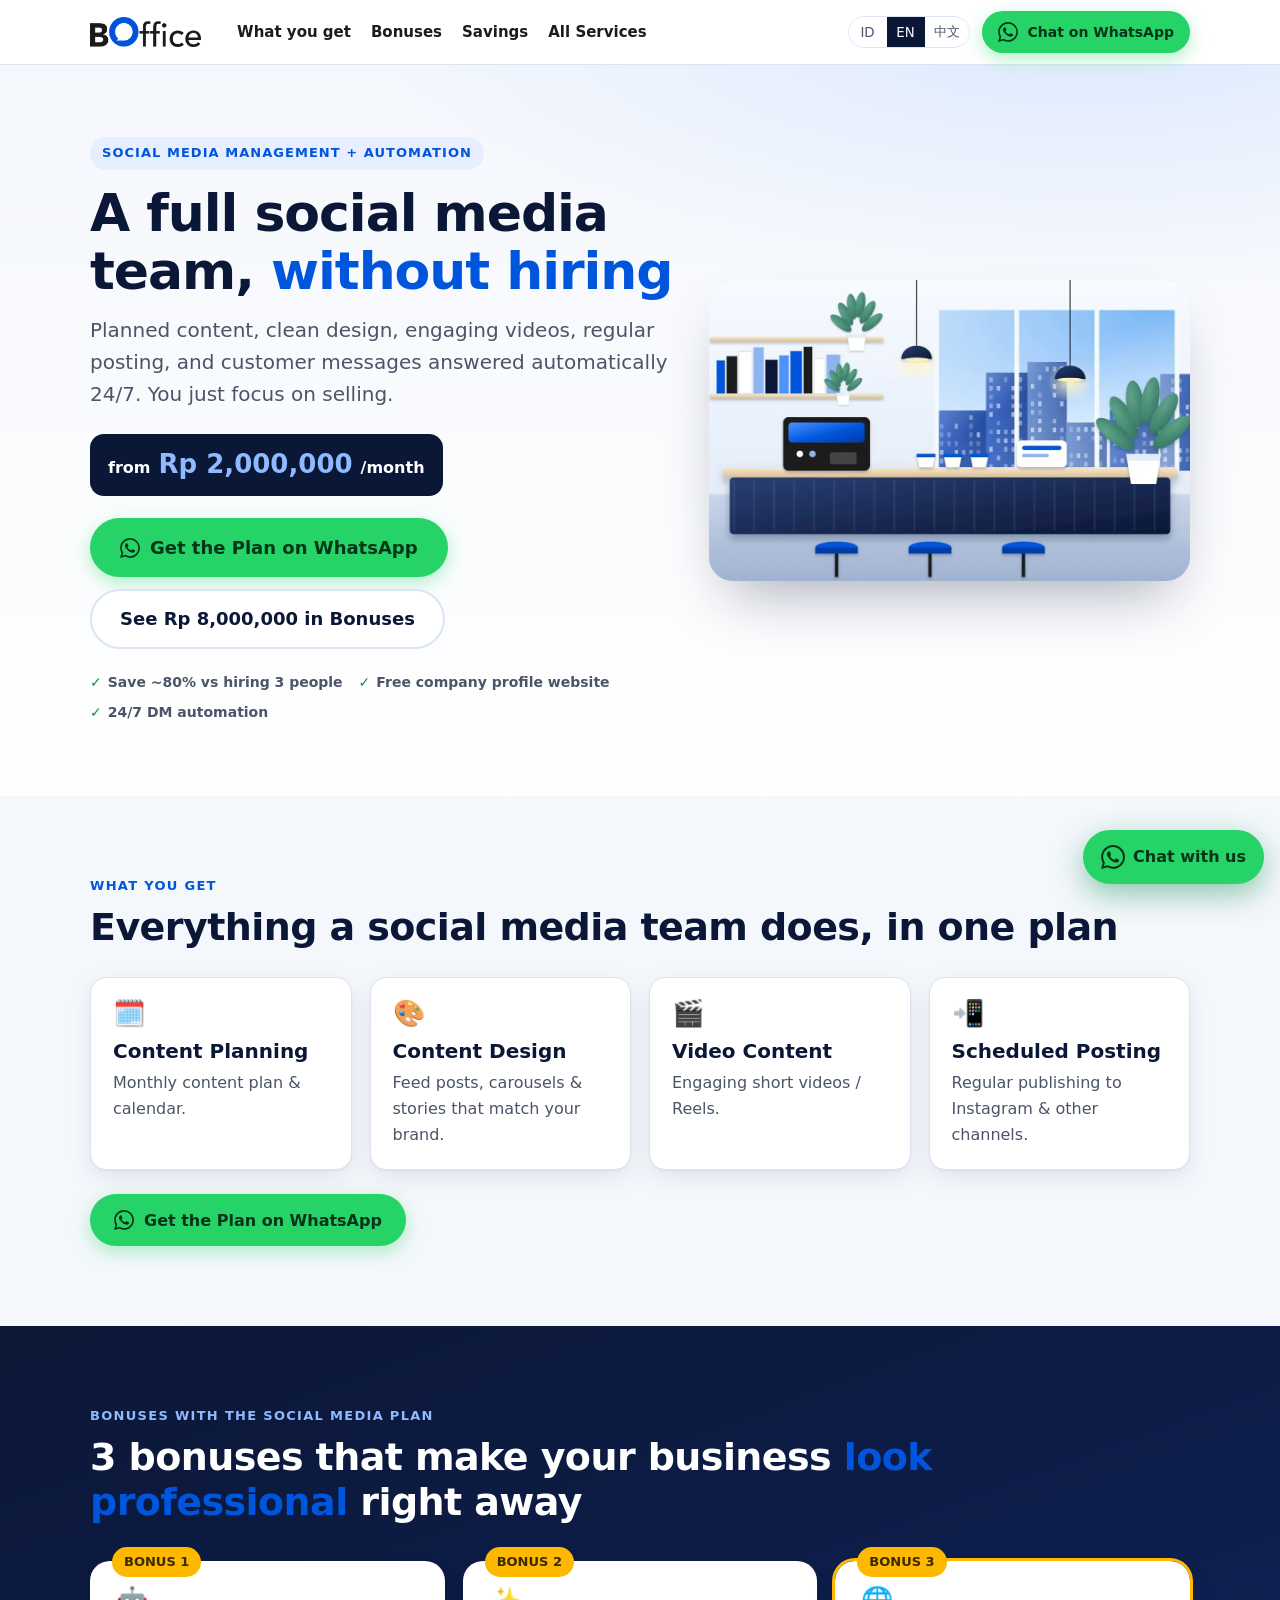
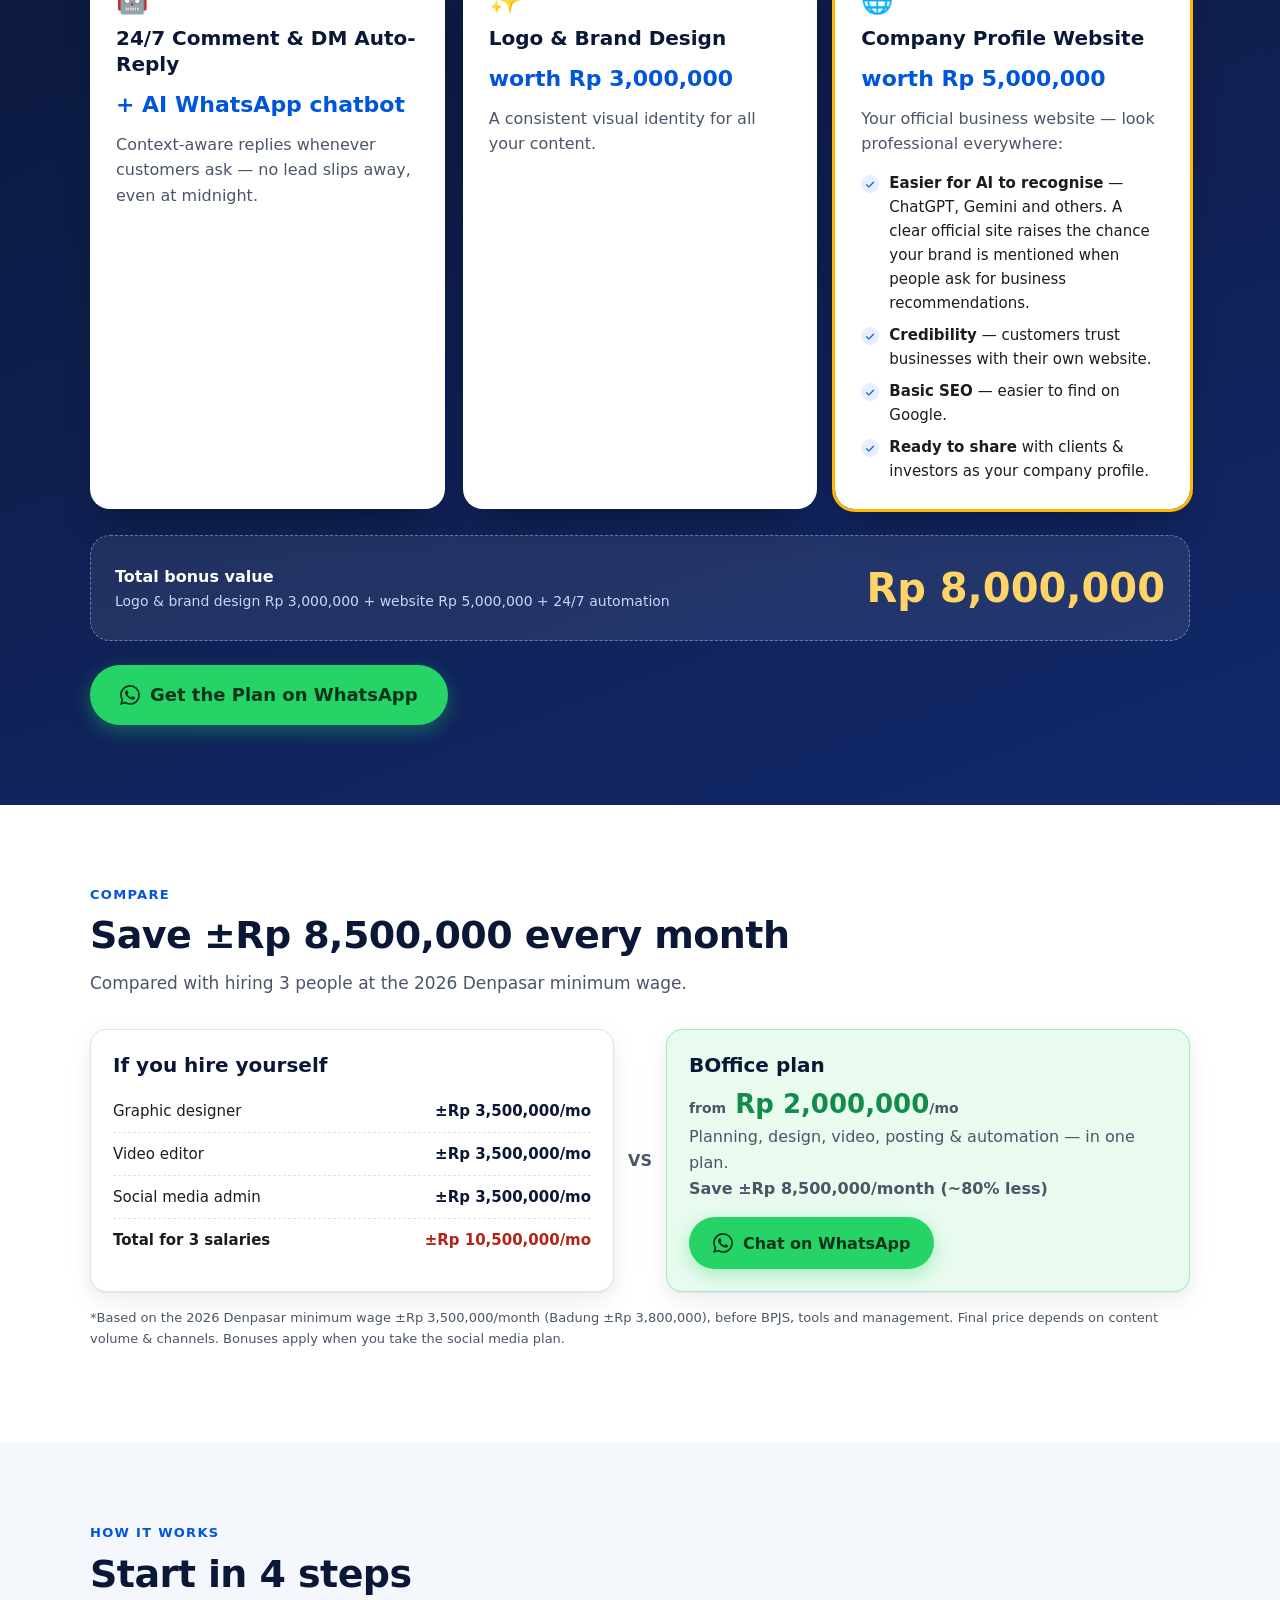
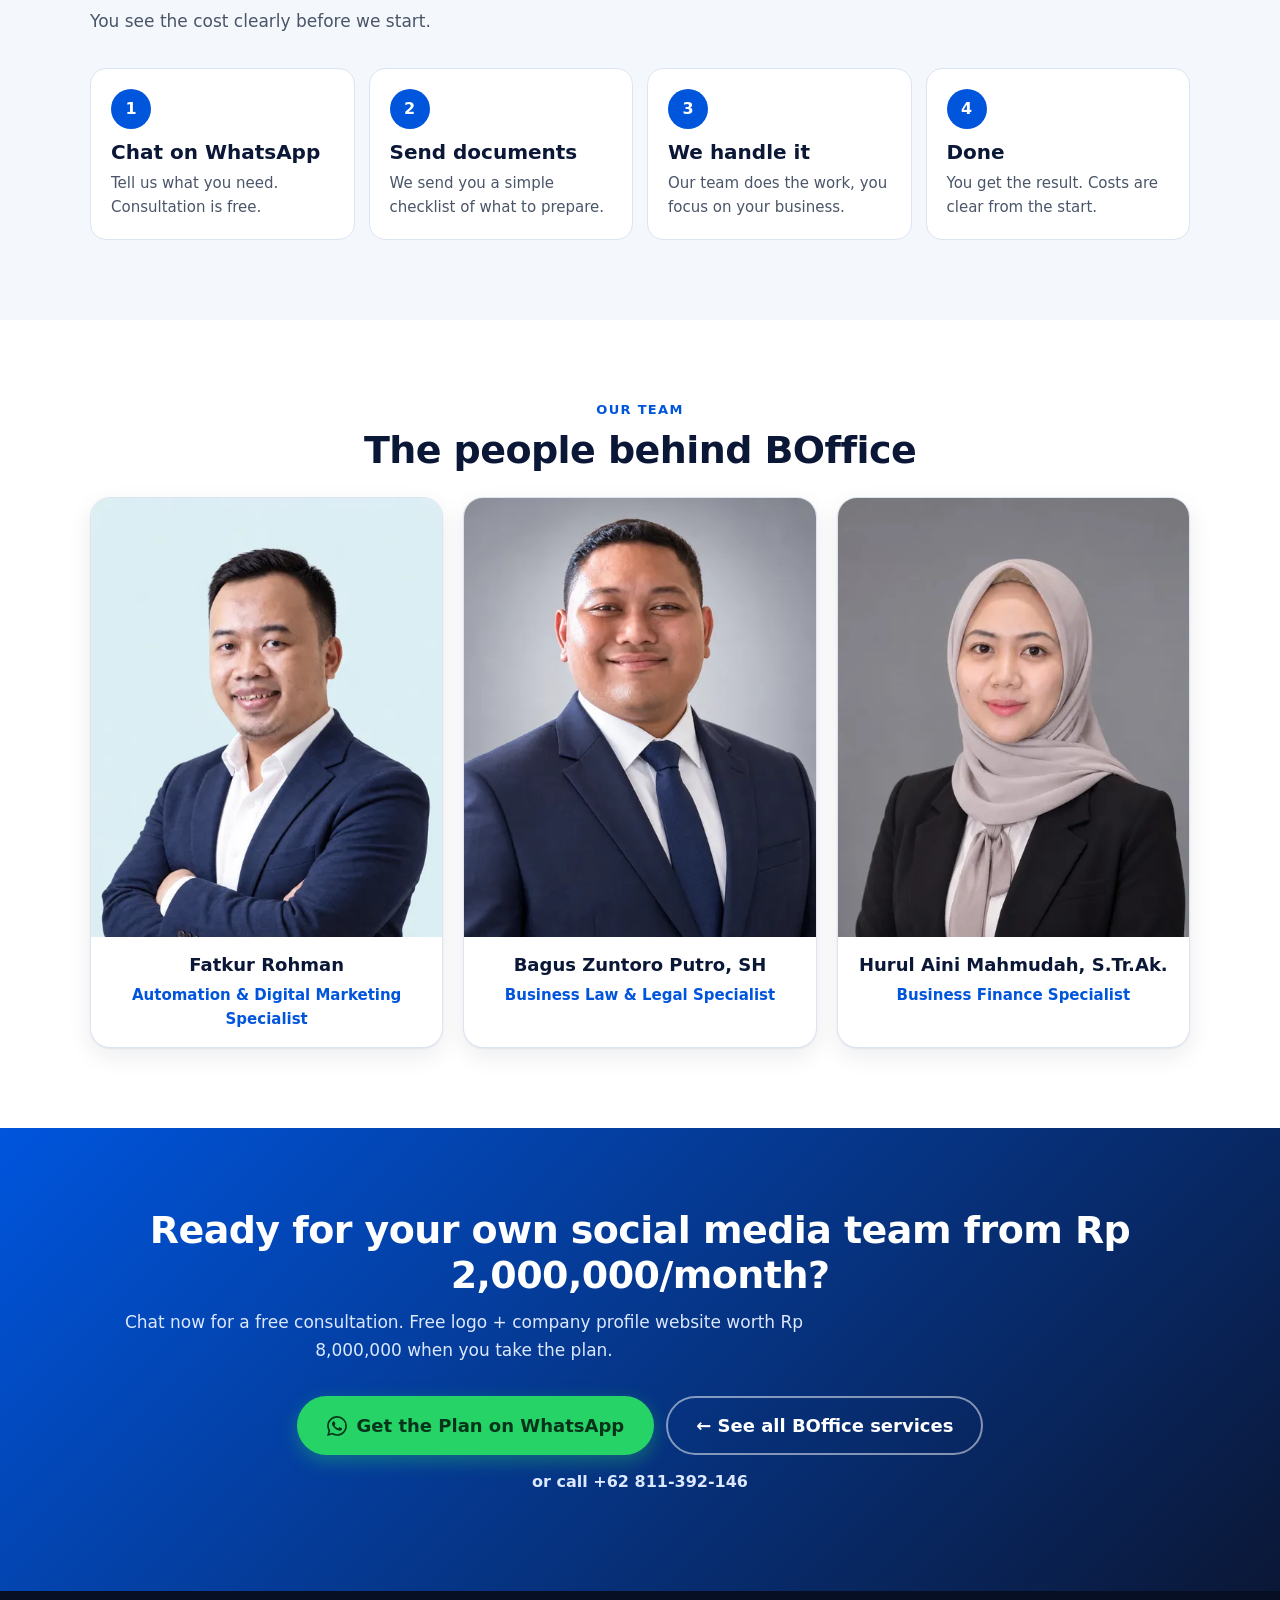
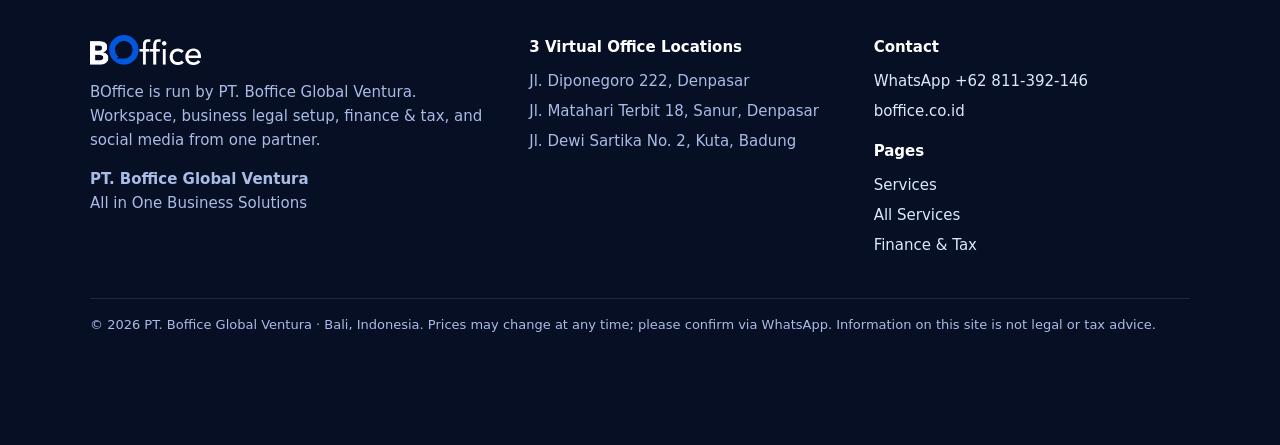
<file: sosmed.html>
<!doctype html>
<html lang="id"><head>
<meta charset="utf-8"><meta name="viewport" content="width=device-width,initial-scale=1">
<title data-i18n-title="sos_title">Paket Social Media Management + Automation mulai Rp 2 jt/bln | BOffice Bali</title>
<meta name="description" content="Tim sosmed lengkap tanpa rekrut karyawan: planning, desain, video, posting & otomasi DM 24 jam. Bonus logo Rp 3 jt + website company profile Rp 5 jt." data-i18n-meta="sos_desc">
<meta property="og:title" content="Paket Social Media Management + Automation mulai Rp 2 jt/bln | BOffice Bali" data-i18n-meta="sos_title"><meta property="og:description" content="Tim sosmed lengkap tanpa rekrut karyawan: planning, desain, video, posting & otomasi DM 24 jam. Bonus logo Rp 3 jt + website company profile Rp 5 jt." data-i18n-meta="sos_desc">
<meta property="og:type" content="website"><meta property="og:url" content="https://boffice.co.id/sosmed.html">
<meta property="og:image" content="https://boffice.co.id/assets/office.webp"><meta name="theme-color" content="#0B1736">
<link rel="canonical" href="https://boffice.co.id/sosmed.html">
<link rel="icon" href="assets/favicon.webp" type="image/webp">
<link rel="preload" as="image" href="assets/lounge.webp">
<link rel="stylesheet" href="assets/styles.css">
<script src="assets/i18n.js" defer></script>
<script type="application/ld+json">{"@context": "https://schema.org", "@type": "LocalBusiness", "name": "BOffice", "legalName": "PT. Boffice Global Ventura", "slogan": "All in One Business Solutions", "url": "https://boffice.co.id/", "telephone": "+62811392146", "image": "https://boffice.co.id/assets/office.webp", "address": [{"@type": "PostalAddress", "streetAddress": "Jl. Diponegoro 222", "addressLocality": "Denpasar", "addressRegion": "Bali", "addressCountry": "ID"}, {"@type": "PostalAddress", "streetAddress": "Jl. Matahari Terbit 18, Sanur", "addressLocality": "Denpasar", "addressRegion": "Bali", "addressCountry": "ID"}, {"@type": "PostalAddress", "streetAddress": "Jl. Dewi Sartika No. 2, Kuta", "addressLocality": "Badung", "addressRegion": "Bali", "addressCountry": "ID"}]}</script>
</head><body data-page="sosmed">
<svg width="0" height="0" style="position:absolute" aria-hidden="true"><symbol id="wa" viewBox="0 0 24 24"><path fill="currentColor" d="M17.472 14.382c-.297-.149-1.758-.867-2.03-.967-.273-.099-.471-.148-.67.15-.197.297-.767.966-.94 1.164-.173.199-.347.223-.644.075-.297-.15-1.255-.463-2.39-1.475-.883-.788-1.48-1.761-1.653-2.059-.173-.297-.018-.458.13-.606.134-.133.298-.347.446-.52.149-.174.198-.298.298-.497.099-.198.05-.371-.025-.52-.075-.149-.669-1.612-.916-2.207-.242-.579-.487-.5-.669-.51-.173-.008-.371-.01-.57-.01-.198 0-.52.074-.792.372-.272.297-1.04 1.016-1.04 2.479 0 1.462 1.065 2.875 1.213 3.074.149.198 2.096 3.2 5.077 4.487.709.306 1.262.489 1.694.625.712.227 1.36.195 1.871.118.571-.085 1.758-.719 2.006-1.413.248-.694.248-1.289.173-1.413-.074-.124-.272-.198-.57-.347m-5.421 7.403h-.004a9.87 9.87 0 01-5.031-1.378l-.361-.214-3.741.982.998-3.648-.235-.374a9.86 9.86 0 01-1.51-5.26c.001-5.45 4.436-9.884 9.888-9.884 2.64 0 5.122 1.03 6.988 2.898a9.825 9.825 0 012.893 6.994c-.003 5.45-4.437 9.884-9.885 9.884m8.413-18.297A11.815 11.815 0 0012.05 0C5.495 0 .16 5.335.157 11.892c0 2.096.547 4.142 1.588 5.945L.057 24l6.305-1.654a11.882 11.882 0 005.683 1.448h.005c6.554 0 11.89-5.335 11.893-11.893a11.821 11.821 0 00-3.48-8.413Z"/></symbol></svg>
<a class="skip" href="#main" data-i18n="skip">Langsung ke konten</a>
<header class="hd"><div class="wrap">
<a class="logo" href="index.html"><img src="assets/logo.webp" width="400" height="108" data-i18n-attr="alt:logo_alt" alt="Logo BOffice"></a>
<nav class="nav" aria-label="Menu"><a href="#paket" data-i18n="get_k">Yang Anda dapat</a><a href="#bonus" data-i18n="nav_bonus">Bonus</a><a href="#hemat" data-i18n="nav_compare">Hemat</a><a href="index.html" data-i18n="nav_home">Semua Layanan</a></nav><div class="sp"></div>
<div class="lang" role="group" data-i18n-attr="aria-label:lang_label" aria-label="Pilih bahasa"><button type="button" data-lang="id" aria-pressed="false">ID</button><button type="button" data-lang="en" aria-pressed="false">EN</button><button type="button" data-lang="zh" aria-pressed="false" lang="zh-Hans">中文</button></div>
<a class="btn btn-wa btn-sm" data-wa="wa_sosmed" href="https://wa.me/62811392146?text=Halo%20BOffice%2C%20saya%20tertarik%20paket%20Social%20Media%20Management%20%2B%20Automation%20mulai%20Rp%202.000.000/bulan%20dengan%20bonus%20logo%20%26%20website%20company%20profile.%20Boleh%20info%20lebih%20lanjut%3F" rel="noopener" target="_blank"><svg aria-hidden="true" focusable="false"><use href="#wa"/></svg><span data-i18n="wa_short">Chat WhatsApp</span></a>
</div></header>
<main id="main">

<section class="hero"><div class="wrap">
<div>
<span class="eyebrow" data-i18n="s_eyebrow">Social Media Management + Automation</span>
<h1 data-i18n="s_title">Tim sosmed lengkap, <em>tanpa rekrut karyawan</em></h1>
<p class="lead" data-i18n="s_lead">Konten terencana, desain rapi, video menarik, posting rutin, dan pesan pelanggan dibalas otomatis 24 jam. Anda tinggal fokus jualan.</p>
<div class="price-pill"><span data-i18n="s_from">mulai</span> <b><span data-p="2000000">Rp 2.000.000</span></b><span data-i18n="s_mo">/bulan</span></div>
<div class="ctas"><a class="btn btn-wa btn-lg" data-wa="wa_sosmed" href="https://wa.me/62811392146?text=Halo%20BOffice%2C%20saya%20tertarik%20paket%20Social%20Media%20Management%20%2B%20Automation%20mulai%20Rp%202.000.000/bulan%20dengan%20bonus%20logo%20%26%20website%20company%20profile.%20Boleh%20info%20lebih%20lanjut%3F" rel="noopener" target="_blank"><svg aria-hidden="true" focusable="false"><use href="#wa"/></svg><span data-i18n="s_cta">Ambil Paket Sosmed via WhatsApp</span></a><a class="btn btn-ghost btn-lg" href="#bonus" data-i18n="s_cta2">Lihat Bonus Rp 8.000.000</a></div>
<ul class="chips"><li data-i18n="s_chip1">Hemat ±80% vs rekrut 3 orang</li><li data-i18n="s_chip2">Bonus website company profile</li><li data-i18n="s_chip3">Otomasi DM 24 jam</li></ul>
</div>
<div class="hero-img"><img src="assets/lounge.webp" width="1200" height="675" fetchpriority="high" data-i18n-attr="alt:s_img_alt" alt="Tim konten BOffice bekerja"></div>
</div></section>

<section class="alt" id="paket"><div class="wrap">
<p class="kicker" data-i18n="get_k">Yang Anda dapat</p><h2 data-i18n="get_h">Semua yang dikerjakan tim sosmed, dalam satu paket</h2>
<div class="grid g4" style="margin-top:28px">
<div class="card"><div class="ic" aria-hidden="true">🗓️</div><h3 data-i18n="get1_h">Content Planning</h3><p data-i18n="get1_p">Rencana & kalender konten bulanan.</p></div>
<div class="card"><div class="ic" aria-hidden="true">🎨</div><h3 data-i18n="get2_h">Design Konten</h3><p data-i18n="get2_p">Feed, carousel & story sesuai brand.</p></div>
<div class="card"><div class="ic" aria-hidden="true">🎬</div><h3 data-i18n="get3_h">Video Konten</h3><p data-i18n="get3_p">Video pendek / Reels yang menarik.</p></div>
<div class="card"><div class="ic" aria-hidden="true">📲</div><h3 data-i18n="get4_h">Posting Terjadwal</h3><p data-i18n="get4_p">Publish rutin ke Instagram & kanal lain.</p></div>
</div>
<div style="margin-top:24px"><a class="btn btn-wa" data-wa="wa_sosmed" href="https://wa.me/62811392146?text=Halo%20BOffice%2C%20saya%20tertarik%20paket%20Social%20Media%20Management%20%2B%20Automation%20mulai%20Rp%202.000.000/bulan%20dengan%20bonus%20logo%20%26%20website%20company%20profile.%20Boleh%20info%20lebih%20lanjut%3F" rel="noopener" target="_blank"><svg aria-hidden="true" focusable="false"><use href="#wa"/></svg><span data-i18n="s_cta">Ambil Paket Sosmed via WhatsApp</span></a></div>
</div></section>

<section class="dark" id="bonus"><div class="wrap">
<p class="kicker" data-i18n="bon_k">Bonus saat ambil paket sosmed</p><h2 data-i18n="bon_h">3 bonus yang langsung bikin bisnis Anda <em>terlihat profesional</em></h2>
<div class="bonus" style="margin-top:36px">
<div class="bn"><span class="bn-n"><span data-i18n="bon_tag">BONUS</span> 1</span><div class="ic" aria-hidden="true">🤖</div><h3 data-i18n="b1_h">Otomasi Reply Komentar & DM 24 Jam</h3><div class="val" data-i18n="b1_v">+ WhatsApp chatbot AI</div><p data-i18n="b1_p">Balasan sesuai konteks, kapan pun pelanggan bertanya — prospek tidak terlewat walau tengah malam.</p></div>
<div class="bn"><span class="bn-n"><span data-i18n="bon_tag">BONUS</span> 2</span><div class="ic" aria-hidden="true">✨</div><h3 data-i18n="b2_h">Logo & Brand Desain</h3><div class="val" data-i18n="b2_v">senilai Rp 3.000.000</div><p data-i18n="b2_p">Identitas visual brand yang konsisten untuk semua konten Anda.</p></div>
<div class="bn hl"><span class="bn-n"><span data-i18n="bon_tag">BONUS</span> 3</span><div class="ic" aria-hidden="true">🌐</div><h3 data-i18n="b3_h">Website Company Profile</h3><div class="val" data-i18n="b3_v">senilai Rp 5.000.000</div><p data-i18n="b3_p">Situs resmi bisnis Anda — tampil profesional di mana pun:</p>
<ul class="ticks"><li data-i18n="b3_f1"><b>Lebih mudah dikenali AI</b> seperti ChatGPT, Gemini, dll. Punya situs resmi yang jelas meningkatkan peluang brand Anda disebut saat orang bertanya rekomendasi bisnis.</li><li data-i18n="b3_f2"><b>Kredibilitas</b> — calon pelanggan percaya bisnis yang punya website sendiri.</li><li data-i18n="b3_f3"><b>SEO dasar</b> — lebih mudah ditemukan di Google.</li><li data-i18n="b3_f4"><b>Siap dikirim</b> ke klien & investor sebagai profil perusahaan.</li></ul></div>
</div>
<div class="total"><div><div data-i18n="tot_l" style="font-weight:700;color:#fff">Total nilai bonus</div><div data-i18n="tot_s" style="font-size:14px;color:#C7D6F5">Logo & brand desain Rp 3.000.000 + website Rp 5.000.000 + otomasi 24 jam</div></div><b><span data-p="8000000">Rp 8.000.000</span></b></div>
<div class="ctas" style="margin-top:24px"><a class="btn btn-wa btn-lg" data-wa="wa_sosmed" href="https://wa.me/62811392146?text=Halo%20BOffice%2C%20saya%20tertarik%20paket%20Social%20Media%20Management%20%2B%20Automation%20mulai%20Rp%202.000.000/bulan%20dengan%20bonus%20logo%20%26%20website%20company%20profile.%20Boleh%20info%20lebih%20lanjut%3F" rel="noopener" target="_blank"><svg aria-hidden="true" focusable="false"><use href="#wa"/></svg><span data-i18n="s_cta">Ambil Paket Sosmed via WhatsApp</span></a></div>
</div></section>

<section id="hemat"><div class="wrap">
<p class="kicker" data-i18n="cmp_k">Bandingkan</p><h2 data-i18n="cmp_h">Hemat ±Rp 8.500.000 setiap bulan</h2><p class="sub" data-i18n="cmp_sub">Dibanding rekrut 3 orang sendiri dengan gaji acuan UMK Denpasar 2026.</p>
<div class="vs">
<div class="card bad"><h3 data-i18n="cmp_bad">Jika rekrut sendiri</h3><ul class="plist">
<li><span data-i18n="cmp_r1">Desainer grafis</span><b>±<span data-p="3500000">Rp 3.500.000</span><span data-i18n="u_mo">/bln</span></b></li>
<li><span data-i18n="cmp_r2">Video editor</span><b>±<span data-p="3500000">Rp 3.500.000</span><span data-i18n="u_mo">/bln</span></b></li>
<li><span data-i18n="cmp_r3">Admin sosmed</span><b>±<span data-p="3500000">Rp 3.500.000</span><span data-i18n="u_mo">/bln</span></b></li>
<li style="font-weight:800"><span data-i18n="cmp_tot">Total 3 gaji</span><b style="color:#B42318">±<span data-p="10500000">Rp 10.500.000</span><span data-i18n="u_mo">/bln</span></b></li>
</ul></div>
<div class="vsx" data-i18n="vs">VS</div>
<div class="card good"><h3 data-i18n="cmp_good">Paket BOffice</h3><div class="price"><small data-i18n="from">mulai</small> <span data-p="2000000">Rp 2.000.000</span><small data-i18n="u_mo">/bln</small></div><p data-i18n="cmp_good_p">Planning, desain, video, posting & otomasi — dalam satu paket.</p><p class="save" data-i18n="cmp_save">Hemat ±Rp 8.500.000/bulan (~80% lebih hemat)</p><a class="btn btn-wa" data-wa="wa_sosmed" href="https://wa.me/62811392146?text=Halo%20BOffice%2C%20saya%20tertarik%20paket%20Social%20Media%20Management%20%2B%20Automation%20mulai%20Rp%202.000.000/bulan%20dengan%20bonus%20logo%20%26%20website%20company%20profile.%20Boleh%20info%20lebih%20lanjut%3F" rel="noopener" target="_blank"><svg aria-hidden="true" focusable="false"><use href="#wa"/></svg><span data-i18n="wa_short">Chat WhatsApp</span></a></div>
</div>
<p class="note" data-i18n="cmp_note">*Acuan UMK Denpasar 2026 ±Rp 3.500.000/bln (Badung ±Rp 3.800.000). Belum termasuk BPJS, tools, dan manajemen. Biaya detail disesuaikan volume konten & kanal yang dikelola. Bonus berlaku saat mengambil paket sosmed.</p>
</div></section>

<section class="alt" id="cara-kerja"><div class="wrap">
<p class="kicker" data-i18n="how_k">Cara Kerja</p><h2 data-i18n="s_how_h">Mulai dalam 4 langkah</h2><p class="sub" data-i18n="how_sub">Biaya tertera jelas sebelum mulai.</p>
<ol class="steps"><li><h3 data-i18n="step1_h">Chat WhatsApp</h3><p data-i18n="step1_p">Ceritakan kebutuhan Anda. Konsultasi gratis.</p></li><li><h3 data-i18n="step2_h">Kirim dokumen</h3><p data-i18n="step2_p">Kami beri daftar dokumen yang perlu disiapkan.</p></li><li><h3 data-i18n="step3_h">Kami proses</h3><p data-i18n="step3_p">Tim kami mengerjakan, Anda fokus ke bisnis.</p></li><li><h3 data-i18n="step4_h">Selesai</h3><p data-i18n="step4_p">Hasil diserahkan. Biaya jelas sejak awal.</p></li></ol>
</div></section>

<section id="tim"><div class="wrap center">
<p class="kicker" data-i18n="team_k">Tim Kami</p><h2 data-i18n="team_h">Orang di balik layanan BOffice</h2>
<div class="team" style="margin-top:24px">
<div class="tm"><img src="assets/team-fatkur.webp" width="480" height="600" loading="lazy" decoding="async" data-i18n-attr="alt:t2_alt" alt="Foto Fatkur Rohman"><div><h3>Fatkur Rohman</h3><p data-i18n="t2_r">Automation & Digital Marketing Spesialis</p></div></div>
<div class="tm"><img src="assets/team-bagus.webp" width="480" height="600" loading="lazy" decoding="async" data-i18n-attr="alt:t1_alt" alt="Foto Bagus Zuntoro Putro, SH"><div><h3>Bagus Zuntoro Putro, SH</h3><p data-i18n="t1_r">Spesialis Hukum Bisnis dan Legal</p></div></div>
<div class="tm"><img src="assets/team-hurul.webp" width="480" height="600" loading="lazy" decoding="async" data-i18n-attr="alt:t3_alt" alt="Foto Hurul Aini Mahmudah, S.Tr.Ak."><div><h3>Hurul Aini Mahmudah, S.Tr.Ak.</h3><p data-i18n="t3_r">Business Finance Specialist</p></div></div>
</div></div></section>

<section class="final" id="kontak"><div class="wrap">
<h2 data-i18n="s_fin_h">Siap punya tim sosmed sendiri mulai Rp 2.000.000/bulan?</h2><p class="sub" data-i18n="s_fin_sub">Chat sekarang, konsultasi gratis. Bonus logo + website company profile senilai Rp 8.000.000 berlaku saat ambil paket sosmed.</p>
<div class="ctas"><a class="btn btn-wa btn-lg" data-wa="wa_sosmed" href="https://wa.me/62811392146?text=Halo%20BOffice%2C%20saya%20tertarik%20paket%20Social%20Media%20Management%20%2B%20Automation%20mulai%20Rp%202.000.000/bulan%20dengan%20bonus%20logo%20%26%20website%20company%20profile.%20Boleh%20info%20lebih%20lanjut%3F" rel="noopener" target="_blank"><svg aria-hidden="true" focusable="false"><use href="#wa"/></svg><span data-i18n="s_cta">Ambil Paket Sosmed via WhatsApp</span></a><a class="btn btn-ghost btn-lg" href="index.html" data-i18n="s_back">← Lihat semua layanan BOffice</a></div>
<p class="phone" data-i18n="fin_phone">atau hubungi +62 811-392-146</p>
</div></section>

</main>
<footer class="ft"><div class="wrap">
<div><img src="assets/logo_white.webp" width="400" height="108" loading="lazy" data-i18n-attr="alt:logo_alt" alt="Logo BOffice"><p data-i18n="ft_about">BOffice dikelola oleh PT. Boffice Global Ventura. Ruang kerja, legalitas, keuangan & pajak, hingga media sosial dalam satu mitra.</p><p><b>PT. Boffice Global Ventura</b><br><span data-i18n="tagline">All in One Business Solutions</span></p></div>
<div><h4 data-i18n="ft_loc">3 Lokasi Virtual Office</h4><ul><li data-i18n="loc1">Jl. Diponegoro 222, Denpasar</li><li data-i18n="loc2">Jl. Matahari Terbit 18, Sanur, Denpasar</li><li data-i18n="loc3">Jl. Dewi Sartika No. 2, Kuta, Badung</li></ul></div>
<div><h4 data-i18n="ft_contact">Kontak</h4><ul><li><a data-wa="wa_sosmed" href="https://wa.me/62811392146?text=Halo%20BOffice%2C%20saya%20tertarik%20paket%20Social%20Media%20Management%20%2B%20Automation%20mulai%20Rp%202.000.000/bulan%20dengan%20bonus%20logo%20%26%20website%20company%20profile.%20Boleh%20info%20lebih%20lanjut%3F" rel="noopener" target="_blank">WhatsApp +62 811-392-146</a></li><li><a href="https://boffice.co.id">boffice.co.id</a></li></ul>
<h4 style="margin-top:16px" data-i18n="ft_links">Halaman</h4><ul><li><a href="index.html#layanan" data-i18n="nav_services">Layanan</a></li><li><a href="index.html" data-i18n="nav_home">Semua Layanan</a></li><li><a href="keuangan.html" data-i18n="nav_keu">Keuangan & Pajak</a></li></ul></div>
<p class="copy" data-i18n="ft_copy">© 2026 PT. Boffice Global Ventura · Bali, Indonesia. Harga dapat berubah sewaktu-waktu; konsultasikan via WhatsApp. Informasi di situs ini bukan nasihat hukum atau pajak.</p>
</div></footer>
<a class="fab" data-wa="wa_sosmed" href="https://wa.me/62811392146?text=Halo%20BOffice%2C%20saya%20tertarik%20paket%20Social%20Media%20Management%20%2B%20Automation%20mulai%20Rp%202.000.000/bulan%20dengan%20bonus%20logo%20%26%20website%20company%20profile.%20Boleh%20info%20lebih%20lanjut%3F" rel="noopener" target="_blank" data-i18n-attr="aria-label:fab_aria" aria-label="Chat WhatsApp BOffice +62 811-392-146"><svg aria-hidden="true" focusable="false"><use href="#wa"/></svg><span data-i18n="fab">Chat Kami</span></a>
</body></html>
</file>
<file: assets/styles.css>
:root{--b:#0055DD;--b2:#0B5FFF;--bd:#0044B8;--n:#0B1736;--n2:#12286B;--ink:#1C1C1C;--mut:#4A5568;--bg:#F4F7FC;--line:#DCE4F2;--wa:#25D366;--wad:#128C4A;--r:16px;--sh:0 1px 2px rgba(11,23,54,.06),0 8px 24px rgba(11,23,54,.08)}
*{box-sizing:border-box}html{scroll-behavior:smooth;scroll-padding-top:72px}
body{margin:0;font:16px/1.6 system-ui,-apple-system,"Segoe UI",Roboto,Inter,"Helvetica Neue",Arial,"PingFang SC","Microsoft YaHei","Noto Sans SC",sans-serif;color:var(--ink);background:#fff;-webkit-font-smoothing:antialiased}
img{max-width:100%;height:auto;display:block}
a{color:var(--b)}
a:focus-visible,button:focus-visible{outline:3px solid #FFB800;outline-offset:3px;border-radius:8px}
.wrap{max-width:1140px;margin:0 auto;padding:0 20px}
.skip{position:absolute;left:-999px;top:8px;background:#fff;padding:8px 12px;z-index:99}.skip:focus{left:8px}
/* header */
.hd{position:sticky;top:0;z-index:50;background:rgba(255,255,255,.96);backdrop-filter:saturate(1.4) blur(8px);border-bottom:1px solid var(--line)}
.hd .wrap{display:flex;align-items:center;gap:12px;height:64px}
.hd .logo img{height:30px;width:auto}
.nav{display:none;gap:20px;margin-left:24px}
.nav a{color:var(--ink);text-decoration:none;font-weight:600;font-size:15px}.nav a:hover{color:var(--b)}
.sp{flex:1}
.lang{display:flex;border:1px solid var(--line);border-radius:999px;overflow:hidden}
.lang button{border:0;background:#fff;padding:6px 9px;font:600 13px/1 inherit;font-family:inherit;color:var(--mut);cursor:pointer;min-width:38px}
.lang button[aria-pressed=true]{background:var(--n);color:#fff}
.hd .btn-wa{display:none}
@media(min-width:900px){.nav{display:flex}.hd .btn-wa{display:inline-flex}}
/* buttons */
.btn{display:inline-flex;align-items:center;justify-content:center;gap:10px;padding:14px 22px;border-radius:999px;font-weight:700;font-size:16px;text-decoration:none;border:2px solid transparent;transition:transform .15s,box-shadow .15s;line-height:1.2;text-align:center}
.btn:hover{transform:translateY(-1px)}
.btn-wa{background:var(--wa);color:#06341A;box-shadow:0 6px 18px rgba(37,211,102,.35)}
.btn-wa:hover{background:#1fbe5a}
.btn-wa svg{width:20px;height:20px;flex:none}
.btn-sm{padding:9px 14px;font-size:14px}
.btn-ghost{background:#fff;color:var(--n);border-color:var(--line)}
.btn-ghost:hover{border-color:var(--b);color:var(--b)}
.btn-lg{padding:17px 28px;font-size:18px}
/* hero */
.hero{background:radial-gradient(1200px 500px at 85% -10%,#DCE8FF 0,transparent 60%),linear-gradient(180deg,#F4F7FC,#fff);padding:40px 0 48px}
.hero .wrap{display:grid;gap:32px;align-items:center}
@media(min-width:900px){.hero{padding:72px 0}.hero .wrap{grid-template-columns:1.1fr .9fr}}
.eyebrow{display:inline-block;font-size:13px;font-weight:700;letter-spacing:.08em;text-transform:uppercase;color:var(--b);background:#E6EEFF;padding:6px 12px;border-radius:999px}
h1{font-size:clamp(30px,6vw,52px);line-height:1.12;margin:14px 0 14px;color:var(--n);letter-spacing:-.02em}
h1 em,h2 em{font-style:normal;color:var(--b)}
.lead{font-size:clamp(17px,2.2vw,20px);color:var(--mut);margin:0 0 24px;max-width:38em}
.ctas{display:flex;flex-wrap:wrap;gap:12px}
.chips{display:flex;flex-wrap:wrap;gap:8px 16px;margin:22px 0 0;padding:0;list-style:none;font-size:14px;color:var(--mut);font-weight:600}
.chips li::before{content:"✓";color:var(--wad);font-weight:800;margin-right:6px}
.hero-img{border-radius:24px;overflow:hidden;box-shadow:0 30px 60px -20px rgba(11,23,54,.35);aspect-ratio:16/10;background:#DCE8FF}
.hero-img img{width:100%;height:100%;object-fit:cover}
.price-pill{display:inline-flex;align-items:baseline;gap:8px;background:var(--n);color:#fff;padding:10px 18px;border-radius:14px;margin:0 0 22px;font-weight:700}
.price-pill b{font-size:26px;color:#8EBAFF}
/* sections */
section{padding:56px 0}
@media(min-width:900px){section{padding:80px 0}}
.alt{background:var(--bg)}
.dark{background:linear-gradient(160deg,var(--n),var(--n2));color:#fff}
.dark h2,.dark h3{color:#fff}.dark .sub{color:#C7D6F5}
.kicker{font-size:13px;font-weight:800;letter-spacing:.1em;text-transform:uppercase;color:var(--b);margin:0 0 8px}
.dark .kicker{color:#8EBAFF}
h2{font-size:clamp(26px,4.2vw,38px);line-height:1.18;margin:0 0 12px;color:var(--n);letter-spacing:-.015em}
.sub{color:var(--mut);margin:0 0 32px;max-width:44em;font-size:17px}
.center{text-align:center}.center .sub{margin-left:auto;margin-right:auto}
h3{font-size:20px;line-height:1.3;margin:0 0 6px;color:var(--n)}
.grid{display:grid;gap:18px}
@media(min-width:640px){.g2{grid-template-columns:repeat(2,1fr)}.g3{grid-template-columns:repeat(2,1fr)}.g4{grid-template-columns:repeat(2,1fr)}}
@media(min-width:980px){.g3{grid-template-columns:repeat(3,1fr)}.g4{grid-template-columns:repeat(4,1fr)}}
.card{background:#fff;border:1px solid var(--line);border-radius:var(--r);padding:22px;box-shadow:var(--sh)}
.card p{margin:0;color:var(--mut)}
.num{display:inline-grid;place-items:center;width:36px;height:36px;border-radius:10px;background:#E6EEFF;color:var(--b);font-weight:800;margin-bottom:12px}
.ic{font-size:26px;line-height:1;margin-bottom:12px}
.callout{margin-top:24px;padding:18px 22px;border-radius:var(--r);background:var(--n);color:#fff;font-weight:600}
.callout a{color:#8EBAFF}
/* services */
.svc{scroll-margin-top:80px;margin-top:44px}
.svc:first-of-type{margin-top:0}
.svc-hd{display:flex;align-items:center;gap:12px;margin-bottom:16px}
.svc-hd .tag{font-size:12px;font-weight:800;letter-spacing:.08em;text-transform:uppercase;color:#fff;background:var(--b);padding:4px 10px;border-radius:999px}
.feat{display:grid;gap:18px}
@media(min-width:900px){.feat{grid-template-columns:1fr 1fr}}
.featured{background:linear-gradient(160deg,var(--n),var(--n2));color:#fff;border:0}
.featured h3{color:#fff}.featured p{color:#C7D6F5}
.big{font-size:34px;font-weight:800;color:#8EBAFF;line-height:1.1;margin:10px 0 2px}
.per{font-size:14px;color:#C7D6F5;margin-bottom:16px}
.ticks{list-style:none;padding:0;margin:14px 0 0;display:grid;gap:8px}
.ticks li{padding-left:28px;position:relative}
.ticks li::before{content:"";position:absolute;left:0;top:4px;width:18px;height:18px;border-radius:50%;background:#E6EEFF url("data:image/svg+xml,%3Csvg xmlns='http://www.w3.org/2000/svg' viewBox='0 0 20 20'%3E%3Cpath fill='%230055DD' d='M8 13.6 4.4 10l-1.4 1.4L8 16.4l9-9L15.6 6z'/%3E%3C/svg%3E") center/12px no-repeat}
.featured .ticks li::before{background-color:#fff}
.locs{list-style:none;padding:0;margin:16px 0 0;display:grid;gap:8px}
.locs li{background:rgba(255,255,255,.08);border:1px solid rgba(255,255,255,.15);border-radius:12px;padding:10px 14px;font-size:15px}
.locs b{color:#fff}
.plist{list-style:none;padding:0;margin:12px 0 0}
.plist li{display:flex;justify-content:space-between;gap:12px;padding:9px 0;border-bottom:1px dashed var(--line);font-size:15px}
.plist li:last-child{border-bottom:0}
.plist b{color:var(--n);white-space:nowrap}
.price{font-size:26px;font-weight:800;color:var(--b);margin:12px 0 4px;line-height:1.15}
.price small{font-size:14px;color:var(--mut);font-weight:600}
.strike{text-decoration:line-through;color:var(--mut);font-size:15px;font-weight:600}
.badge{display:inline-block;background:#FFE7E7;color:#B42318;font-size:12px;font-weight:800;padding:3px 9px;border-radius:999px;margin-left:6px;vertical-align:middle}
.card .btn{margin-top:16px}
.note{font-size:13px;color:var(--mut);margin-top:16px}
.dark .note{color:#A9BCE6}
.vs{display:grid;gap:14px;align-items:stretch}
@media(min-width:760px){.vs{grid-template-columns:1fr auto 1fr}}
.vs .vsx{display:grid;place-items:center;font-weight:800;color:var(--mut)}
.vs .bad{background:#fff}.vs .good{background:#E9FBEF;border-color:#A7E8BD}
.vs .good .price{color:var(--wad)}
.save{margin-top:14px;font-weight:700;color:var(--n)}
.teaser{display:grid;gap:22px;align-items:center;background:linear-gradient(135deg,#0055DD,#12286B);color:#fff;border-radius:24px;padding:28px}
.teaser h3{color:#fff;font-size:24px}.teaser p{color:#DCE8FF}
@media(min-width:900px){.teaser{grid-template-columns:1.4fr 1fr;padding:40px}}
.teaser .btn-ghost{background:transparent;color:#fff;border-color:rgba(255,255,255,.5)}
/* gallery */
.gal{display:grid;grid-template-columns:repeat(2,1fr);gap:12px;margin-top:24px}
@media(min-width:900px){.gal{grid-template-columns:repeat(4,1fr)}}
.gal img{border-radius:14px;aspect-ratio:4/3;object-fit:cover;width:100%;background:#DCE8FF}
/* steps */
.steps{list-style:none;padding:0;margin:0;display:grid;gap:14px;counter-reset:s}
@media(min-width:760px){.steps{grid-template-columns:repeat(4,1fr)}}
.steps li{counter-increment:s;background:#fff;border:1px solid var(--line);border-radius:var(--r);padding:20px;position:relative}
.steps li::before{content:counter(s);display:grid;place-items:center;width:40px;height:40px;border-radius:50%;background:var(--b);color:#fff;font-weight:800;margin-bottom:10px}
.steps p{margin:0;color:var(--mut);font-size:15px}
.dark .steps li{background:rgba(255,255,255,.06);border-color:rgba(255,255,255,.15)}
.dark .steps p{color:#C7D6F5}
/* team */
.team{display:grid;gap:20px}
@media(min-width:640px){.team{grid-template-columns:repeat(3,1fr)}}
.tm{background:#fff;border:1px solid var(--line);border-radius:20px;overflow:hidden;box-shadow:var(--sh);text-align:center}
.tm img{width:100%;aspect-ratio:4/5;object-fit:cover;background:#DCE8FF}
.tm div{padding:16px}
.tm h3{font-size:18px}.tm p{margin:0;color:var(--b);font-weight:600;font-size:15px}
/* bonus */
.bonus{display:grid;gap:18px}
@media(min-width:900px){.bonus{grid-template-columns:repeat(3,1fr)}}
.bn{position:relative;background:#fff;color:var(--ink);border-radius:20px;padding:26px;box-shadow:0 20px 40px -18px rgba(0,0,0,.45)}
.bn .bn-n{position:absolute;top:-14px;left:22px;background:#FFB800;color:#3A2A00;font-weight:800;font-size:13px;padding:5px 12px;border-radius:999px}
.bn h3{color:var(--n);margin-top:6px}.bn p{color:var(--mut);margin:0}
.bn .val{font-size:22px;font-weight:800;color:var(--b);margin:10px 0}
.bn.hl{outline:3px solid #FFB800}
.bn .ticks{font-size:15px}
.total{margin-top:26px;display:flex;flex-wrap:wrap;gap:12px 24px;align-items:center;justify-content:space-between;background:rgba(255,255,255,.08);border:1px dashed rgba(255,255,255,.35);border-radius:20px;padding:20px 24px}
.total b{font-size:clamp(28px,5vw,40px);color:#FFD466}
/* final cta */
.final{background:linear-gradient(135deg,#0055DD,#0B1736);color:#fff;text-align:center}
.final h2{color:#fff}.final .sub{color:#DCE8FF}
.offer{list-style:none;padding:0;margin:0 auto 28px;max-width:640px;text-align:left;display:grid;gap:10px}
.offer li{background:rgba(255,255,255,.1);border-radius:12px;padding:12px 16px;font-weight:600}
.final .btn-ghost{background:transparent;color:#fff;border-color:rgba(255,255,255,.5)}
.final .ctas{justify-content:center}
.phone{margin-top:14px;font-weight:700;color:#DCE8FF}
/* footer */
.ft{background:#070F24;color:#A9BCE6;padding:44px 0 96px;font-size:15px}
.ft .wrap{display:grid;gap:28px}
@media(min-width:900px){.ft .wrap{grid-template-columns:1.3fr 1fr 1fr}}
.ft img{height:30px;width:auto;margin-bottom:12px}
.ft h4{color:#fff;margin:0 0 10px;font-size:15px}
.ft ul{list-style:none;padding:0;margin:0;display:grid;gap:6px}
.ft a{color:#DCE8FF;text-decoration:none}.ft a:hover{text-decoration:underline}
.ft .copy{grid-column:1/-1;border-top:1px solid rgba(255,255,255,.1);padding-top:16px;font-size:13px}
/* floating WA */
.fab{position:fixed;right:16px;bottom:16px;z-index:60;display:inline-flex;align-items:center;gap:8px;background:var(--wa);color:#06341A;font-weight:800;text-decoration:none;border-radius:999px;padding:14px 18px;box-shadow:0 10px 30px rgba(18,140,74,.45)}
.fab svg{width:24px;height:24px}
@media(max-width:420px){.fab span{display:none}.fab{padding:15px}}
@media(prefers-reduced-motion:reduce){html{scroll-behavior:auto}.btn{transition:none}}
.feat .vs{grid-template-columns:1fr}.feat .vs .vsx{padding:2px 0}
/* keuangan page */
@media(min-width:900px) and (max-width:1080px){.hd .btn-wa{display:none}.nav{gap:16px;margin-left:16px}}
.khero{position:relative}
.kexp{position:absolute;left:-12px;bottom:-22px;display:flex;align-items:center;gap:12px;background:#fff;border:1px solid var(--line);border-radius:18px;padding:10px 16px 10px 10px;box-shadow:0 18px 40px -16px rgba(11,23,54,.35);max-width:calc(100% - 12px)}
.kexp img{width:56px;height:56px;border-radius:50%;object-fit:cover;object-position:top;flex:none;background:#DCE8FF}
.kexp div{display:grid;line-height:1.3}.kexp small{color:var(--mut);font-size:12px;font-weight:600}.kexp b{color:var(--n);font-size:15px}.kexp span{color:var(--b);font-size:13px;font-weight:600}
@media(max-width:899px){.kexp{left:12px}}
.ksvc{display:grid;gap:14px}
@media(min-width:760px){.ksvc{grid-template-columns:repeat(2,1fr)}}
.ksv{display:flex;gap:16px;align-items:flex-start}
.kic{flex:none;width:52px;height:52px;border-radius:14px;display:grid;place-items:center;font-size:26px;background:linear-gradient(160deg,#EAF1FF,#D4E3FF);box-shadow:inset 0 -3px 0 rgba(0,85,221,.12),0 6px 14px -6px rgba(0,85,221,.35)}
.ksv h3{font-size:18px}.ksv p{font-size:15px}
.kx{display:grid;gap:32px;align-items:center}
@media(min-width:900px){.kx{grid-template-columns:.8fr 1.2fr}}
.kx-img{position:relative;border-radius:24px;overflow:hidden;box-shadow:0 30px 60px -24px rgba(11,23,54,.4);max-width:420px;margin:0 auto;width:100%}
.kx-img img{width:100%;aspect-ratio:4/5;object-fit:cover;background:#DCE8FF}
.kx-cap{position:absolute;left:12px;right:12px;bottom:12px;background:rgba(255,255,255,.95);border-radius:14px;padding:12px 14px;display:grid;line-height:1.35}
.kx-cap b{color:var(--n)}.kx-cap span{color:var(--b);font-weight:600;font-size:14px}
.kmini{display:flex;flex-wrap:wrap;gap:12px;margin-top:22px}
.kmini>div{display:flex;align-items:center;gap:10px;background:#fff;border:1px solid var(--line);border-radius:14px;padding:8px 14px 8px 8px}
.kmini img{width:44px;height:44px;border-radius:50%;object-fit:cover;object-position:top}
.kmini p{margin:0;display:grid;line-height:1.3;font-size:14px}.kmini b{color:var(--n)}.kmini span{color:var(--mut);font-size:13px}
.pks{display:grid;gap:18px;align-items:stretch}
@media(min-width:900px){.pks{grid-template-columns:repeat(3,1fr)}}
.pk{position:relative;display:flex;flex-direction:column;padding:26px}
.pk .ticks{flex:1;margin-bottom:6px}
.pk-n{font-size:24px}
.pk-fit{font-size:15px}.pk-fit b{color:var(--n)}
.pk-hl{border:2px solid var(--b);box-shadow:0 24px 50px -20px rgba(0,85,221,.45)}
@media(min-width:900px){.pk-hl{transform:translateY(-8px)}}
.pk-tag{position:absolute;top:-13px;left:22px;background:#FFB800;color:#3A2A00;font-weight:800;font-size:12px;padding:4px 12px;border-radius:999px}
.pk-btn{width:100%}
.kcross{display:flex;justify-content:space-between;align-items:center;gap:16px;padding:22px 24px;border-radius:20px;text-decoration:none;background:var(--bg);border:1px solid var(--line);color:var(--ink);transition:transform .15s}
.kcross:hover{transform:translateY(-2px)}
.kcross div{display:grid;gap:4px}.kcross b{color:var(--n);font-size:18px}.kcross span{color:var(--mut);font-size:15px}
.kcross em{font-style:normal;font-weight:700;color:var(--b);white-space:nowrap}
.kcross-d{background:linear-gradient(135deg,#0055DD,#12286B);border:0}.kcross-d b,.kcross-d em{color:#fff}.kcross-d span{color:#DCE8FF}
@media(max-width:560px){.kcross{flex-direction:column;align-items:flex-start}}
.kfaq{display:grid;gap:24px}
@media(min-width:900px){.kfaq{grid-template-columns:.8fr 1.6fr;align-items:start}}
.qa{background:#fff;border:1px solid var(--line);border-radius:14px;margin-bottom:10px;box-shadow:var(--sh)}
.qa summary{cursor:pointer;list-style:none;padding:16px 48px 16px 18px;font-weight:700;color:var(--n);position:relative}
.qa summary::-webkit-details-marker{display:none}
.qa summary::after{content:"+";position:absolute;right:18px;top:50%;transform:translateY(-50%);width:26px;height:26px;border-radius:50%;background:#E6EEFF;color:var(--b);display:grid;place-items:center;font-weight:800}
.qa[open] summary::after{content:"–"}
.qa p{margin:0;padding:0 18px 16px;color:var(--mut)}
.ctas>.btn{max-width:100%}.btn span{min-width:0}
.btn svg{width:20px;height:20px;flex:none}
</file>
